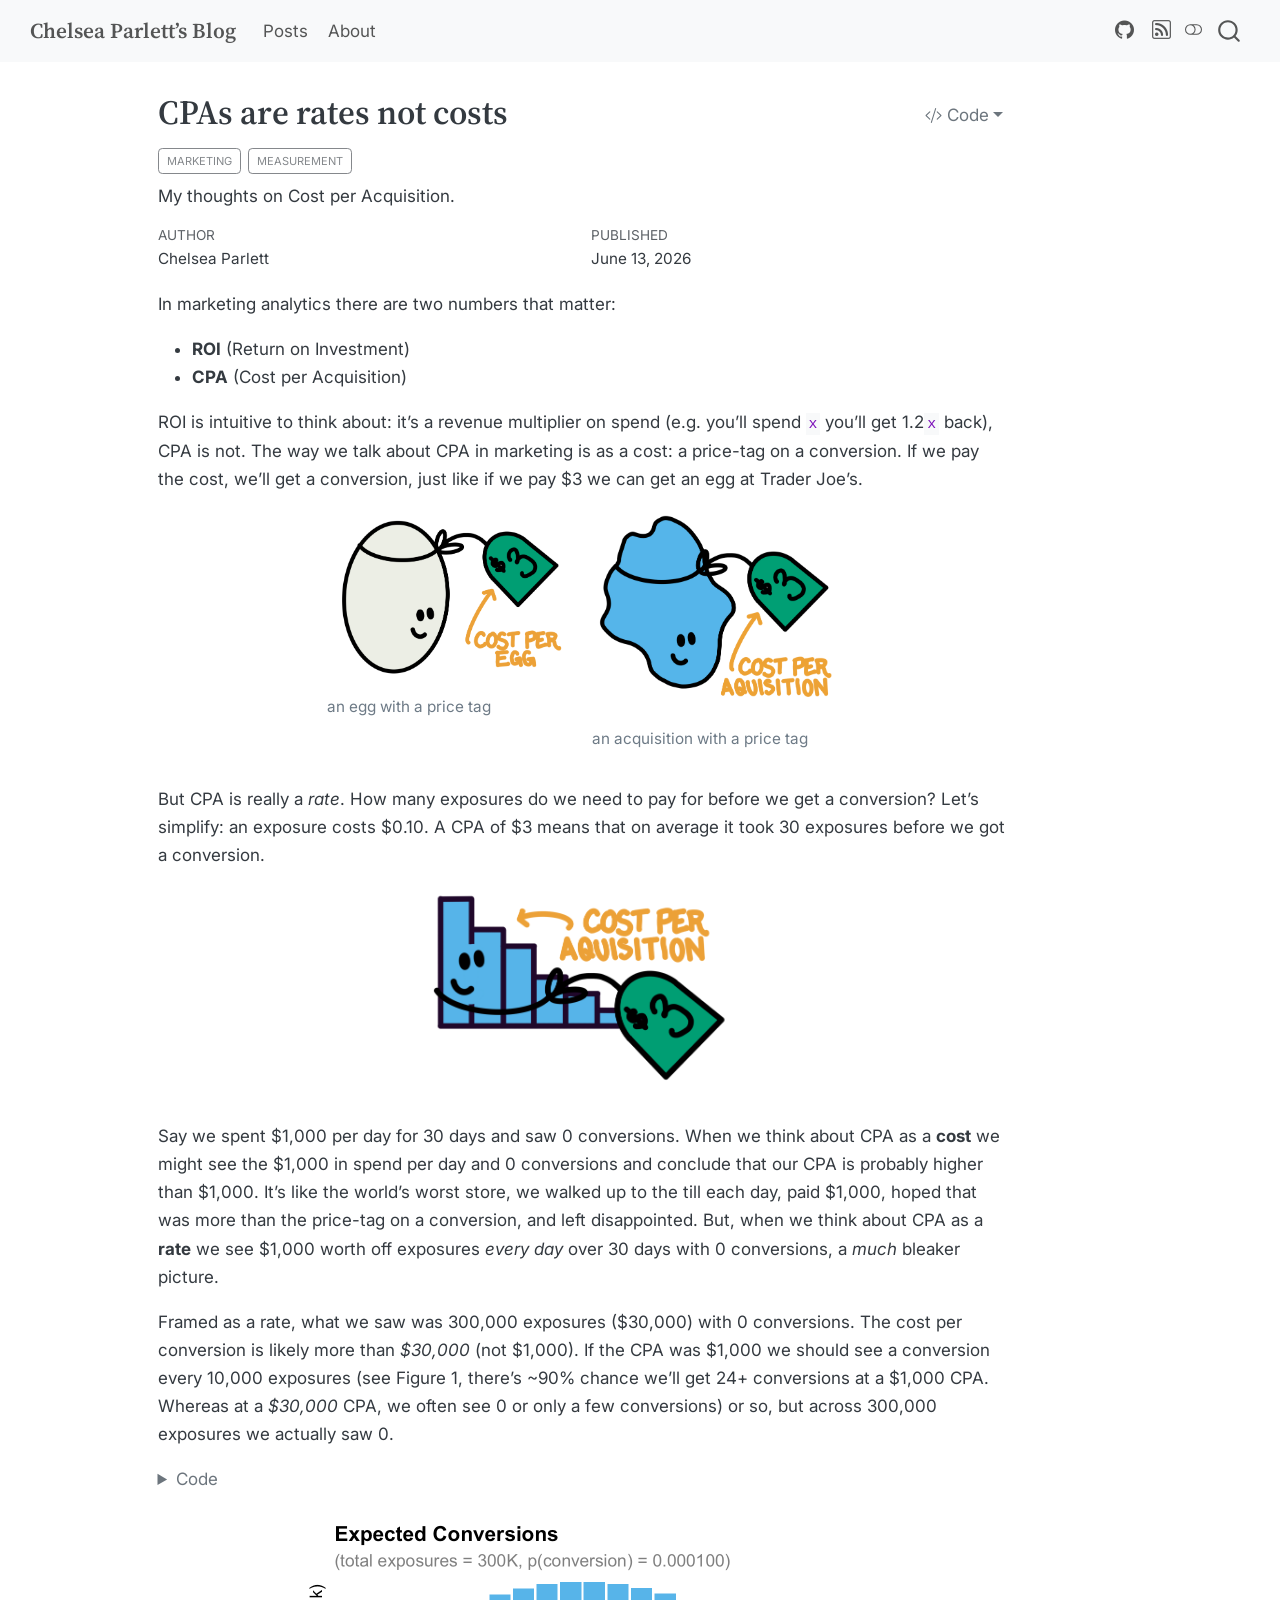
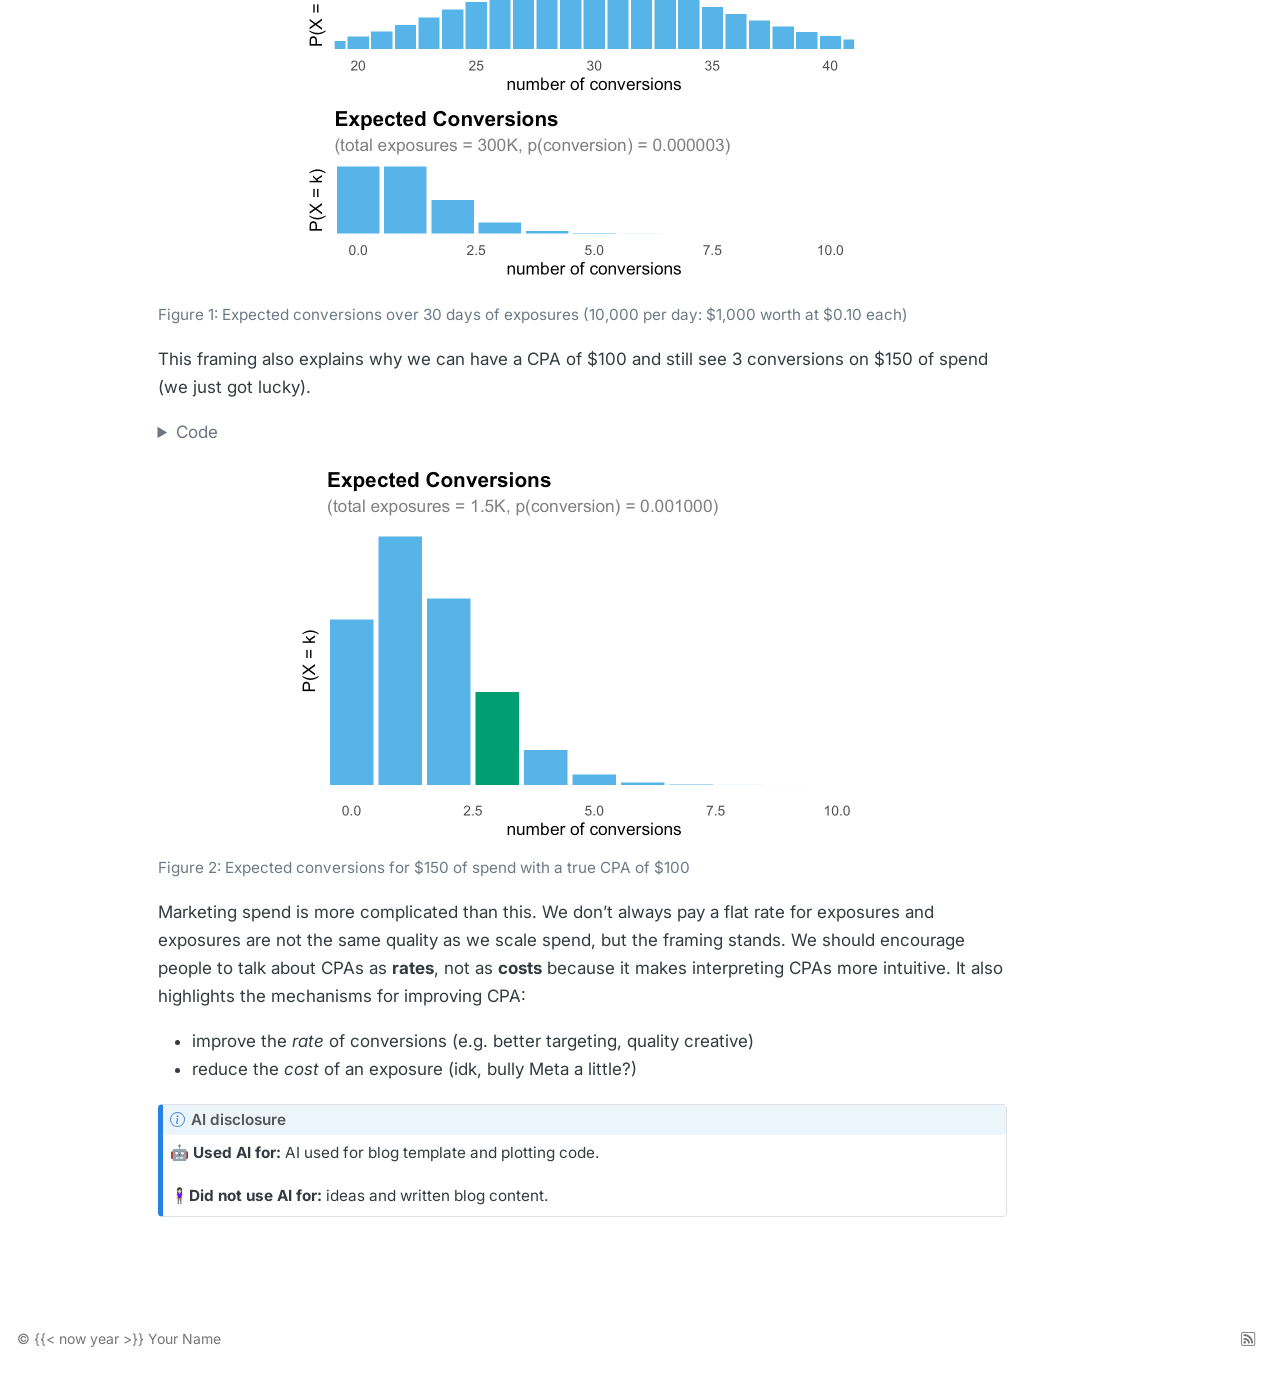
<file: docs/posts/2026-06-13-cpa/index.html>
<!DOCTYPE html>
<html xmlns="http://www.w3.org/1999/xhtml" lang="en" xml:lang="en"><head>

<meta charset="utf-8">
<meta name="generator" content="quarto-1.7.33">

<meta name="viewport" content="width=device-width, initial-scale=1.0, user-scalable=yes">

<meta name="author" content="Chelsea Parlett">
<meta name="dcterms.date" content="2026-06-13">
<meta name="description" content="My thoughts on Cost per Acquisition.">

<title>CPAs are rates not costs – Chelsea Parlett’s Blog</title>
<style>
code{white-space: pre-wrap;}
span.smallcaps{font-variant: small-caps;}
div.columns{display: flex; gap: min(4vw, 1.5em);}
div.column{flex: auto; overflow-x: auto;}
div.hanging-indent{margin-left: 1.5em; text-indent: -1.5em;}
ul.task-list{list-style: none;}
ul.task-list li input[type="checkbox"] {
  width: 0.8em;
  margin: 0 0.8em 0.2em -1em; /* quarto-specific, see https://github.com/quarto-dev/quarto-cli/issues/4556 */ 
  vertical-align: middle;
}
/* CSS for syntax highlighting */
html { -webkit-text-size-adjust: 100%; }
pre > code.sourceCode { white-space: pre; position: relative; }
pre > code.sourceCode > span { display: inline-block; line-height: 1.25; }
pre > code.sourceCode > span:empty { height: 1.2em; }
.sourceCode { overflow: visible; }
code.sourceCode > span { color: inherit; text-decoration: inherit; }
div.sourceCode { margin: 1em 0; }
pre.sourceCode { margin: 0; }
@media screen {
div.sourceCode { overflow: auto; }
}
@media print {
pre > code.sourceCode { white-space: pre-wrap; }
pre > code.sourceCode > span { text-indent: -5em; padding-left: 5em; }
}
pre.numberSource code
  { counter-reset: source-line 0; }
pre.numberSource code > span
  { position: relative; left: -4em; counter-increment: source-line; }
pre.numberSource code > span > a:first-child::before
  { content: counter(source-line);
    position: relative; left: -1em; text-align: right; vertical-align: baseline;
    border: none; display: inline-block;
    -webkit-touch-callout: none; -webkit-user-select: none;
    -khtml-user-select: none; -moz-user-select: none;
    -ms-user-select: none; user-select: none;
    padding: 0 4px; width: 4em;
  }
pre.numberSource { margin-left: 3em;  padding-left: 4px; }
div.sourceCode
  {   }
@media screen {
pre > code.sourceCode > span > a:first-child::before { text-decoration: underline; }
}
</style>


<script src="../../site_libs/quarto-nav/quarto-nav.js"></script>
<script src="../../site_libs/quarto-nav/headroom.min.js"></script>
<script src="../../site_libs/clipboard/clipboard.min.js"></script>
<script src="../../site_libs/quarto-search/autocomplete.umd.js"></script>
<script src="../../site_libs/quarto-search/fuse.min.js"></script>
<script src="../../site_libs/quarto-search/quarto-search.js"></script>
<meta name="quarto:offset" content="../../">
<script src="../../site_libs/quarto-html/quarto.js" type="module"></script>
<script src="../../site_libs/quarto-html/tabsets/tabsets.js" type="module"></script>
<script src="../../site_libs/quarto-html/popper.min.js"></script>
<script src="../../site_libs/quarto-html/tippy.umd.min.js"></script>
<script src="../../site_libs/quarto-html/anchor.min.js"></script>
<link href="../../site_libs/quarto-html/tippy.css" rel="stylesheet">
<link href="../../site_libs/quarto-html/quarto-syntax-highlighting-59898bd1c6b9d2bb783127feaa000c76.css" rel="stylesheet" class="quarto-color-scheme" id="quarto-text-highlighting-styles">
<link href="../../site_libs/quarto-html/quarto-syntax-highlighting-dark-d329e753491efaeac79c98c4b193a686.css" rel="stylesheet" class="quarto-color-scheme quarto-color-alternate" id="quarto-text-highlighting-styles">
<link href="../../site_libs/quarto-html/quarto-syntax-highlighting-59898bd1c6b9d2bb783127feaa000c76.css" rel="stylesheet" class="quarto-color-scheme-extra" id="quarto-text-highlighting-styles">
<script src="../../site_libs/bootstrap/bootstrap.min.js"></script>
<link href="../../site_libs/bootstrap/bootstrap-icons.css" rel="stylesheet">
<link href="../../site_libs/bootstrap/bootstrap-3fb32d8e5eb810f35914033a44e38000.min.css" rel="stylesheet" append-hash="true" class="quarto-color-scheme" id="quarto-bootstrap" data-mode="light">
<link href="../../site_libs/bootstrap/bootstrap-dark-bc5a96fab0b6ddd3ded71b1564d7704a.min.css" rel="stylesheet" append-hash="true" class="quarto-color-scheme quarto-color-alternate" id="quarto-bootstrap" data-mode="dark">
<link href="../../site_libs/bootstrap/bootstrap-3fb32d8e5eb810f35914033a44e38000.min.css" rel="stylesheet" append-hash="true" class="quarto-color-scheme-extra" id="quarto-bootstrap" data-mode="light">
<script id="quarto-search-options" type="application/json">{
  "location": "navbar",
  "copy-button": false,
  "collapse-after": 3,
  "panel-placement": "end",
  "type": "overlay",
  "limit": 50,
  "keyboard-shortcut": [
    "f",
    "/",
    "s"
  ],
  "show-item-context": false,
  "language": {
    "search-no-results-text": "No results",
    "search-matching-documents-text": "matching documents",
    "search-copy-link-title": "Copy link to search",
    "search-hide-matches-text": "Hide additional matches",
    "search-more-match-text": "more match in this document",
    "search-more-matches-text": "more matches in this document",
    "search-clear-button-title": "Clear",
    "search-text-placeholder": "",
    "search-detached-cancel-button-title": "Cancel",
    "search-submit-button-title": "Submit",
    "search-label": "Search"
  }
}</script>


<link rel="stylesheet" href="../../styles.css">
</head>

<body class="nav-fixed quarto-light"><script id="quarto-html-before-body" type="application/javascript">
    const toggleBodyColorMode = (bsSheetEl) => {
      const mode = bsSheetEl.getAttribute("data-mode");
      const bodyEl = window.document.querySelector("body");
      if (mode === "dark") {
        bodyEl.classList.add("quarto-dark");
        bodyEl.classList.remove("quarto-light");
      } else {
        bodyEl.classList.add("quarto-light");
        bodyEl.classList.remove("quarto-dark");
      }
    }
    const toggleBodyColorPrimary = () => {
      const bsSheetEl = window.document.querySelector("link#quarto-bootstrap:not([rel=disabled-stylesheet])");
      if (bsSheetEl) {
        toggleBodyColorMode(bsSheetEl);
      }
    }
    const setColorSchemeToggle = (alternate) => {
      const toggles = window.document.querySelectorAll('.quarto-color-scheme-toggle');
      for (let i=0; i < toggles.length; i++) {
        const toggle = toggles[i];
        if (toggle) {
          if (alternate) {
            toggle.classList.add("alternate");
          } else {
            toggle.classList.remove("alternate");
          }
        }
      }
    };
    const toggleColorMode = (alternate) => {
      // Switch the stylesheets
      const primaryStylesheets = window.document.querySelectorAll('link.quarto-color-scheme:not(.quarto-color-alternate)');
      const alternateStylesheets = window.document.querySelectorAll('link.quarto-color-scheme.quarto-color-alternate');
      manageTransitions('#quarto-margin-sidebar .nav-link', false);
      if (alternate) {
        // note: dark is layered on light, we don't disable primary!
        enableStylesheet(alternateStylesheets);
        for (const sheetNode of alternateStylesheets) {
          if (sheetNode.id === "quarto-bootstrap") {
            toggleBodyColorMode(sheetNode);
          }
        }
      } else {
        disableStylesheet(alternateStylesheets);
        enableStylesheet(primaryStylesheets)
        toggleBodyColorPrimary();
      }
      manageTransitions('#quarto-margin-sidebar .nav-link', true);
      // Switch the toggles
      setColorSchemeToggle(alternate)
      // Hack to workaround the fact that safari doesn't
      // properly recolor the scrollbar when toggling (#1455)
      if (navigator.userAgent.indexOf('Safari') > 0 && navigator.userAgent.indexOf('Chrome') == -1) {
        manageTransitions("body", false);
        window.scrollTo(0, 1);
        setTimeout(() => {
          window.scrollTo(0, 0);
          manageTransitions("body", true);
        }, 40);
      }
    }
    const disableStylesheet = (stylesheets) => {
      for (let i=0; i < stylesheets.length; i++) {
        const stylesheet = stylesheets[i];
        stylesheet.rel = 'disabled-stylesheet';
      }
    }
    const enableStylesheet = (stylesheets) => {
      for (let i=0; i < stylesheets.length; i++) {
        const stylesheet = stylesheets[i];
        if(stylesheet.rel !== 'stylesheet') { // for Chrome, which will still FOUC without this check
          stylesheet.rel = 'stylesheet';
        }
      }
    }
    const manageTransitions = (selector, allowTransitions) => {
      const els = window.document.querySelectorAll(selector);
      for (let i=0; i < els.length; i++) {
        const el = els[i];
        if (allowTransitions) {
          el.classList.remove('notransition');
        } else {
          el.classList.add('notransition');
        }
      }
    }
    const isFileUrl = () => {
      return window.location.protocol === 'file:';
    }
    const hasAlternateSentinel = () => {
      let styleSentinel = getColorSchemeSentinel();
      if (styleSentinel !== null) {
        return styleSentinel === "alternate";
      } else {
        return false;
      }
    }
    const setStyleSentinel = (alternate) => {
      const value = alternate ? "alternate" : "default";
      if (!isFileUrl()) {
        window.localStorage.setItem("quarto-color-scheme", value);
      } else {
        localAlternateSentinel = value;
      }
    }
    const getColorSchemeSentinel = () => {
      if (!isFileUrl()) {
        const storageValue = window.localStorage.getItem("quarto-color-scheme");
        return storageValue != null ? storageValue : localAlternateSentinel;
      } else {
        return localAlternateSentinel;
      }
    }
    const toggleGiscusIfUsed = (isAlternate, darkModeDefault) => {
      const baseTheme = document.querySelector('#giscus-base-theme')?.value ?? 'light';
      const alternateTheme = document.querySelector('#giscus-alt-theme')?.value ?? 'dark';
      let newTheme = '';
      if(authorPrefersDark) {
        newTheme = isAlternate ? baseTheme : alternateTheme;
      } else {
        newTheme = isAlternate ? alternateTheme : baseTheme;
      }
      const changeGiscusTheme = () => {
        // From: https://github.com/giscus/giscus/issues/336
        const sendMessage = (message) => {
          const iframe = document.querySelector('iframe.giscus-frame');
          if (!iframe) return;
          iframe.contentWindow.postMessage({ giscus: message }, 'https://giscus.app');
        }
        sendMessage({
          setConfig: {
            theme: newTheme
          }
        });
      }
      const isGiscussLoaded = window.document.querySelector('iframe.giscus-frame') !== null;
      if (isGiscussLoaded) {
        changeGiscusTheme();
      }
    };
    const authorPrefersDark = false;
    const darkModeDefault = authorPrefersDark;
      document.querySelector('link#quarto-text-highlighting-styles.quarto-color-scheme-extra').rel = 'disabled-stylesheet';
      document.querySelector('link#quarto-bootstrap.quarto-color-scheme-extra').rel = 'disabled-stylesheet';
    let localAlternateSentinel = darkModeDefault ? 'alternate' : 'default';
    // Dark / light mode switch
    window.quartoToggleColorScheme = () => {
      // Read the current dark / light value
      let toAlternate = !hasAlternateSentinel();
      toggleColorMode(toAlternate);
      setStyleSentinel(toAlternate);
      toggleGiscusIfUsed(toAlternate, darkModeDefault);
      window.dispatchEvent(new Event('resize'));
    };
    // Switch to dark mode if need be
    if (hasAlternateSentinel()) {
      toggleColorMode(true);
    } else {
      toggleColorMode(false);
    }
  </script>

<div id="quarto-search-results"></div>
  <header id="quarto-header" class="headroom fixed-top">
    <nav class="navbar navbar-expand-lg " data-bs-theme="dark">
      <div class="navbar-container container-fluid">
      <div class="navbar-brand-container mx-auto">
    <a class="navbar-brand" href="../../index.html">
    <span class="navbar-title">Chelsea Parlett’s Blog</span>
    </a>
  </div>
            <div id="quarto-search" class="" title="Search"></div>
          <button class="navbar-toggler" type="button" data-bs-toggle="collapse" data-bs-target="#navbarCollapse" aria-controls="navbarCollapse" role="menu" aria-expanded="false" aria-label="Toggle navigation" onclick="if (window.quartoToggleHeadroom) { window.quartoToggleHeadroom(); }">
  <span class="navbar-toggler-icon"></span>
</button>
          <div class="collapse navbar-collapse" id="navbarCollapse">
            <ul class="navbar-nav navbar-nav-scroll me-auto">
  <li class="nav-item">
    <a class="nav-link" href="../../index.html"> 
<span class="menu-text">Posts</span></a>
  </li>  
  <li class="nav-item">
    <a class="nav-link" href="../../about.html"> 
<span class="menu-text">About</span></a>
  </li>  
</ul>
            <ul class="navbar-nav navbar-nav-scroll ms-auto">
  <li class="nav-item compact">
    <a class="nav-link" href="https://github.com/chelseaparlett"> <i class="bi bi-github" role="img" aria-label="GitHub">
</i> 
<span class="menu-text"></span></a>
  </li>  
  <li class="nav-item compact">
    <a class="nav-link" href="../../index.xml"> <i class="bi bi-rss" role="img" aria-label="RSS">
</i> 
<span class="menu-text"></span></a>
  </li>  
</ul>
          </div> <!-- /navcollapse -->
            <div class="quarto-navbar-tools">
  <a href="" class="quarto-color-scheme-toggle quarto-navigation-tool  px-1" onclick="window.quartoToggleColorScheme(); return false;" title="Toggle dark mode"><i class="bi"></i></a>
</div>
      </div> <!-- /container-fluid -->
    </nav>
</header>
<!-- content -->
<div id="quarto-content" class="quarto-container page-columns page-rows-contents page-layout-article page-navbar">
<!-- sidebar -->
<!-- margin-sidebar -->
    <div id="quarto-margin-sidebar" class="sidebar margin-sidebar zindex-bottom">
        
    </div>
<!-- main -->
<main class="content" id="quarto-document-content">


<header id="title-block-header" class="quarto-title-block default">
<div class="quarto-title">
<div class="quarto-title-block"><div><h1 class="title">CPAs are rates not costs</h1><button type="button" class="btn code-tools-button dropdown-toggle" id="quarto-code-tools-menu" data-bs-toggle="dropdown" aria-expanded="false"><i class="bi"></i> Code</button><ul class="dropdown-menu dropdown-menu-end" aria-labelelledby="quarto-code-tools-menu"><li><a id="quarto-show-all-code" class="dropdown-item" href="javascript:void(0)" role="button">Show All Code</a></li><li><a id="quarto-hide-all-code" class="dropdown-item" href="javascript:void(0)" role="button">Hide All Code</a></li><li><hr class="dropdown-divider"></li><li><a id="quarto-view-source" class="dropdown-item" href="javascript:void(0)" role="button">View Source</a></li></ul></div></div>
  <div class="quarto-categories">
    <div class="quarto-category">marketing</div>
    <div class="quarto-category">measurement</div>
  </div>
  </div>

<div>
  <div class="description">
    My thoughts on Cost per Acquisition.
  </div>
</div>


<div class="quarto-title-meta">

    <div>
    <div class="quarto-title-meta-heading">Author</div>
    <div class="quarto-title-meta-contents">
             <p>Chelsea Parlett </p>
          </div>
  </div>
    
    <div>
    <div class="quarto-title-meta-heading">Published</div>
    <div class="quarto-title-meta-contents">
      <p class="date">June 13, 2026</p>
    </div>
  </div>
  
    
  </div>
  


</header>


<p>In marketing analytics there are two numbers that matter:</p>
<ul>
<li><strong>ROI</strong> (Return on Investment)</li>
<li><strong>CPA</strong> (Cost per Acquisition)</li>
</ul>
<p>ROI is intuitive to think about: it’s a revenue multiplier on spend (e.g.&nbsp;you’ll spend <code>x</code> you’ll get 1.2<code>x</code> back), CPA is not. The way we talk about CPA in marketing is as a cost: a price-tag on a conversion. If we pay the cost, we’ll get a conversion, just like if we pay $3 we can get an egg at Trader Joe’s.</p>
<div style="width: 60%; margin: 0 auto;">
<div class="quarto-layout-panel" data-layout="[30,30]">
<div class="quarto-layout-row">
<div class="quarto-layout-cell" style="flex-basis: 50.0%;justify-content: flex-start;">
<div class="quarto-figure quarto-figure-center">
<figure class="figure">
<p><img src="costperegg.png" class="img-fluid figure-img" width="423"></p>
<figcaption>an egg with a price tag</figcaption>
</figure>
</div>
</div>
<div class="quarto-layout-cell" style="flex-basis: 50.0%;justify-content: flex-start;">
<div class="quarto-figure quarto-figure-center">
<figure class="figure">
<p><img src="costperacquisition.png" class="img-fluid figure-img" width="394"></p>
<figcaption>an acquisition with a price tag</figcaption>
</figure>
</div>
</div>
</div>
</div>
</div>
<p>But CPA is really a <em>rate</em>. How many exposures do we need to pay for before we get a conversion? Let’s simplify: an exposure costs $0.10. A CPA of $3 means that on average it took 30 exposures before we got a conversion.</p>
<div class="quarto-figure quarto-figure-center">
<figure class="figure">
<p><img src="costperacquisitionrate.png" class="img-fluid quarto-figure quarto-figure-center figure-img" width="328"></p>
</figure>
</div>
<p>Say we spent $1,000 per day for 30 days and saw 0 conversions. When we think about CPA as a <strong>cost</strong> we might see the $1,000 in spend per day and 0 conversions and conclude that our CPA is probably higher than $1,000. It’s like the world’s worst store, we walked up to the till each day, paid $1,000, hoped that was more than the price-tag on a conversion, and left disappointed. But, when we think about CPA as a <strong>rate</strong> we see $1,000 worth off exposures <em>every day</em> over 30 days with 0 conversions, a <em>much</em> bleaker picture.</p>
<p>Framed as a rate, what we saw was 300,000 exposures ($30,000) with 0 conversions. The cost per conversion is likely more than <em>$30,000</em> (not $1,000). If the CPA was $1,000 we should see a conversion every 10,000 exposures (see Figure 1, there’s ~90% chance we’ll get 24+ conversions at a $1,000 CPA. Whereas at a <em>$30,000</em> CPA, we often see 0 or only a few conversions) or so, but across 300,000 exposures we actually saw 0.</p>
<div class="cell">
<details class="code-fold">
<summary>Code</summary>
<div class="sourceCode cell-code" id="cb1"><pre class="sourceCode r code-with-copy"><code class="sourceCode r"><span id="cb1-1"><a href="#cb1-1" aria-hidden="true" tabindex="-1"></a><span class="fu">library</span>(ggplot2)</span>
<span id="cb1-2"><a href="#cb1-2" aria-hidden="true" tabindex="-1"></a><span class="fu">library</span>(patchwork)</span>
<span id="cb1-3"><a href="#cb1-3" aria-hidden="true" tabindex="-1"></a></span>
<span id="cb1-4"><a href="#cb1-4" aria-hidden="true" tabindex="-1"></a>plot_binomial <span class="ot">&lt;-</span> <span class="cf">function</span>(n, p, min, max) {</span>
<span id="cb1-5"><a href="#cb1-5" aria-hidden="true" tabindex="-1"></a>  k <span class="ot">&lt;-</span> <span class="dv">0</span><span class="sc">:</span>n</span>
<span id="cb1-6"><a href="#cb1-6" aria-hidden="true" tabindex="-1"></a>  prob <span class="ot">&lt;-</span> <span class="fu">dbinom</span>(k, <span class="at">size =</span> n, <span class="at">prob =</span> p)</span>
<span id="cb1-7"><a href="#cb1-7" aria-hidden="true" tabindex="-1"></a>  </span>
<span id="cb1-8"><a href="#cb1-8" aria-hidden="true" tabindex="-1"></a>  df <span class="ot">&lt;-</span> <span class="fu">data.frame</span>(<span class="at">k =</span> k, <span class="at">prob =</span> prob)</span>
<span id="cb1-9"><a href="#cb1-9" aria-hidden="true" tabindex="-1"></a>  </span>
<span id="cb1-10"><a href="#cb1-10" aria-hidden="true" tabindex="-1"></a>  <span class="fu">ggplot</span>(df, <span class="fu">aes</span>(<span class="at">x =</span> k, <span class="at">y =</span> prob)) <span class="sc">+</span></span>
<span id="cb1-11"><a href="#cb1-11" aria-hidden="true" tabindex="-1"></a>    <span class="fu">geom_col</span>(<span class="at">fill =</span> <span class="st">"#56B4E9"</span>) <span class="sc">+</span></span>
<span id="cb1-12"><a href="#cb1-12" aria-hidden="true" tabindex="-1"></a>    <span class="fu">labs</span>(</span>
<span id="cb1-13"><a href="#cb1-13" aria-hidden="true" tabindex="-1"></a>      <span class="at">title =</span> <span class="st">"Expected Conversions"</span>,</span>
<span id="cb1-14"><a href="#cb1-14" aria-hidden="true" tabindex="-1"></a>      <span class="at">subtitle =</span> <span class="fu">sprintf</span>(<span class="st">"(total exposures = %.0fK, p(conversion) = %.6f)"</span>, n<span class="sc">/</span><span class="dv">1000</span>, p),</span>
<span id="cb1-15"><a href="#cb1-15" aria-hidden="true" tabindex="-1"></a>      <span class="at">x =</span> <span class="st">"number of conversions"</span>,</span>
<span id="cb1-16"><a href="#cb1-16" aria-hidden="true" tabindex="-1"></a>      <span class="at">y =</span> <span class="st">"P(X = k)"</span></span>
<span id="cb1-17"><a href="#cb1-17" aria-hidden="true" tabindex="-1"></a>    ) <span class="sc">+</span></span>
<span id="cb1-18"><a href="#cb1-18" aria-hidden="true" tabindex="-1"></a>    <span class="fu">theme_minimal</span>(<span class="at">base_size =</span> <span class="dv">13</span>) <span class="sc">+</span></span>
<span id="cb1-19"><a href="#cb1-19" aria-hidden="true" tabindex="-1"></a>    <span class="fu">theme</span>(</span>
<span id="cb1-20"><a href="#cb1-20" aria-hidden="true" tabindex="-1"></a>      <span class="at">panel.grid.major =</span> <span class="fu">element_blank</span>(),</span>
<span id="cb1-21"><a href="#cb1-21" aria-hidden="true" tabindex="-1"></a>      <span class="at">panel.grid.minor   =</span> <span class="fu">element_blank</span>(),</span>
<span id="cb1-22"><a href="#cb1-22" aria-hidden="true" tabindex="-1"></a>      <span class="at">plot.title         =</span> <span class="fu">element_text</span>(<span class="at">face =</span> <span class="st">"bold"</span>),</span>
<span id="cb1-23"><a href="#cb1-23" aria-hidden="true" tabindex="-1"></a>      <span class="at">plot.subtitle      =</span> <span class="fu">element_text</span>(<span class="at">color =</span> <span class="st">"grey50"</span>),</span>
<span id="cb1-24"><a href="#cb1-24" aria-hidden="true" tabindex="-1"></a>      <span class="at">axis.text.y =</span> <span class="fu">element_blank</span>(),</span>
<span id="cb1-25"><a href="#cb1-25" aria-hidden="true" tabindex="-1"></a>      <span class="at">axis.ticks.y =</span> <span class="fu">element_blank</span>()</span>
<span id="cb1-26"><a href="#cb1-26" aria-hidden="true" tabindex="-1"></a>    ) <span class="sc">+</span> </span>
<span id="cb1-27"><a href="#cb1-27" aria-hidden="true" tabindex="-1"></a>    <span class="fu">coord_cartesian</span>(<span class="at">xlim =</span> <span class="fu">c</span>(min, max))</span>
<span id="cb1-28"><a href="#cb1-28" aria-hidden="true" tabindex="-1"></a>}</span>
<span id="cb1-29"><a href="#cb1-29" aria-hidden="true" tabindex="-1"></a></span>
<span id="cb1-30"><a href="#cb1-30" aria-hidden="true" tabindex="-1"></a><span class="co"># example call</span></span>
<span id="cb1-31"><a href="#cb1-31" aria-hidden="true" tabindex="-1"></a>x <span class="ot">&lt;-</span> <span class="fu">plot_binomial</span>(<span class="at">n =</span> <span class="dv">300000</span>, <span class="at">p =</span> <span class="dv">1</span><span class="sc">/</span><span class="dv">10000</span>,<span class="dv">20</span>,<span class="dv">40</span>)</span>
<span id="cb1-32"><a href="#cb1-32" aria-hidden="true" tabindex="-1"></a>y <span class="ot">&lt;-</span> <span class="fu">plot_binomial</span>(<span class="at">n =</span> <span class="dv">300000</span>, <span class="at">p =</span> <span class="dv">1</span><span class="sc">/</span><span class="dv">300000</span>,<span class="dv">0</span>,<span class="dv">10</span>)</span>
<span id="cb1-33"><a href="#cb1-33" aria-hidden="true" tabindex="-1"></a>x<span class="sc">/</span>y</span></code><button title="Copy to Clipboard" class="code-copy-button"><i class="bi"></i></button></pre></div>
</details>
<div class="cell-output-display">
<div id="fig-binomial-1" class="quarto-float quarto-figure quarto-figure-center anchored">
<figure class="quarto-float quarto-float-fig figure">
<div aria-describedby="fig-binomial-1-caption-0ceaefa1-69ba-4598-a22c-09a6ac19f8ca">
<img src="index_files/figure-html/fig-binomial-1-1.png" class="img-fluid figure-img" width="576">
</div>
<figcaption class="quarto-float-caption-bottom quarto-float-caption quarto-float-fig" id="fig-binomial-1-caption-0ceaefa1-69ba-4598-a22c-09a6ac19f8ca">
Figure&nbsp;1: Expected conversions over 30 days of exposures (10,000 per day: $1,000 worth at $0.10 each)
</figcaption>
</figure>
</div>
</div>
</div>
<p>This framing also explains why we can have a CPA of $100 and still see 3 conversions on $150 of spend (we just got lucky).</p>
<div class="cell">
<details class="code-fold">
<summary>Code</summary>
<div class="sourceCode cell-code" id="cb2"><pre class="sourceCode r code-with-copy"><code class="sourceCode r"><span id="cb2-1"><a href="#cb2-1" aria-hidden="true" tabindex="-1"></a><span class="fu">library</span>(ggplot2)</span>
<span id="cb2-2"><a href="#cb2-2" aria-hidden="true" tabindex="-1"></a><span class="fu">library</span>(patchwork)</span>
<span id="cb2-3"><a href="#cb2-3" aria-hidden="true" tabindex="-1"></a></span>
<span id="cb2-4"><a href="#cb2-4" aria-hidden="true" tabindex="-1"></a>plot_binomial <span class="ot">&lt;-</span> <span class="cf">function</span>(n, p, min, max, <span class="at">hl =</span> <span class="dv">3</span>) {</span>
<span id="cb2-5"><a href="#cb2-5" aria-hidden="true" tabindex="-1"></a>  k <span class="ot">&lt;-</span> <span class="dv">0</span><span class="sc">:</span>n</span>
<span id="cb2-6"><a href="#cb2-6" aria-hidden="true" tabindex="-1"></a>  prob <span class="ot">&lt;-</span> <span class="fu">dbinom</span>(k, <span class="at">size =</span> n, <span class="at">prob =</span> p)</span>
<span id="cb2-7"><a href="#cb2-7" aria-hidden="true" tabindex="-1"></a>  </span>
<span id="cb2-8"><a href="#cb2-8" aria-hidden="true" tabindex="-1"></a>  df <span class="ot">&lt;-</span> <span class="fu">data.frame</span>(<span class="at">k =</span> k, <span class="at">prob =</span> prob)</span>
<span id="cb2-9"><a href="#cb2-9" aria-hidden="true" tabindex="-1"></a>  df<span class="sc">$</span>highlight <span class="ot">&lt;-</span> <span class="fu">ifelse</span>(k <span class="sc">==</span> hl, <span class="st">"yes"</span>, <span class="st">"no"</span>)</span>
<span id="cb2-10"><a href="#cb2-10" aria-hidden="true" tabindex="-1"></a>  </span>
<span id="cb2-11"><a href="#cb2-11" aria-hidden="true" tabindex="-1"></a>  <span class="fu">ggplot</span>(df, <span class="fu">aes</span>(<span class="at">x =</span> k, <span class="at">y =</span> prob, <span class="at">fill =</span> highlight)) <span class="sc">+</span></span>
<span id="cb2-12"><a href="#cb2-12" aria-hidden="true" tabindex="-1"></a>    <span class="fu">geom_col</span>() <span class="sc">+</span></span>
<span id="cb2-13"><a href="#cb2-13" aria-hidden="true" tabindex="-1"></a>      <span class="fu">scale_fill_manual</span>(<span class="at">values =</span> <span class="fu">c</span>(<span class="st">"yes"</span> <span class="ot">=</span> <span class="st">"#009E73"</span>, <span class="st">"no"</span> <span class="ot">=</span> <span class="st">"#56B4E9"</span>), <span class="at">guide =</span> <span class="st">"none"</span>) <span class="sc">+</span></span>
<span id="cb2-14"><a href="#cb2-14" aria-hidden="true" tabindex="-1"></a>    <span class="fu">labs</span>(</span>
<span id="cb2-15"><a href="#cb2-15" aria-hidden="true" tabindex="-1"></a>      <span class="at">title =</span> <span class="st">"Expected Conversions"</span>,</span>
<span id="cb2-16"><a href="#cb2-16" aria-hidden="true" tabindex="-1"></a>      <span class="at">subtitle =</span> <span class="fu">sprintf</span>(<span class="st">"(total exposures = %.1fK, p(conversion) = %.6f)"</span>, n<span class="sc">/</span><span class="dv">1000</span>, p),</span>
<span id="cb2-17"><a href="#cb2-17" aria-hidden="true" tabindex="-1"></a>      <span class="at">x =</span> <span class="st">"number of conversions"</span>,</span>
<span id="cb2-18"><a href="#cb2-18" aria-hidden="true" tabindex="-1"></a>      <span class="at">y =</span> <span class="st">"P(X = k)"</span></span>
<span id="cb2-19"><a href="#cb2-19" aria-hidden="true" tabindex="-1"></a>    ) <span class="sc">+</span></span>
<span id="cb2-20"><a href="#cb2-20" aria-hidden="true" tabindex="-1"></a>    <span class="fu">theme_minimal</span>(<span class="at">base_size =</span> <span class="dv">13</span>) <span class="sc">+</span></span>
<span id="cb2-21"><a href="#cb2-21" aria-hidden="true" tabindex="-1"></a>    <span class="fu">theme</span>(</span>
<span id="cb2-22"><a href="#cb2-22" aria-hidden="true" tabindex="-1"></a>      <span class="at">panel.grid.major =</span> <span class="fu">element_blank</span>(),</span>
<span id="cb2-23"><a href="#cb2-23" aria-hidden="true" tabindex="-1"></a>      <span class="at">panel.grid.minor   =</span> <span class="fu">element_blank</span>(),</span>
<span id="cb2-24"><a href="#cb2-24" aria-hidden="true" tabindex="-1"></a>      <span class="at">plot.title         =</span> <span class="fu">element_text</span>(<span class="at">face =</span> <span class="st">"bold"</span>),</span>
<span id="cb2-25"><a href="#cb2-25" aria-hidden="true" tabindex="-1"></a>      <span class="at">plot.subtitle      =</span> <span class="fu">element_text</span>(<span class="at">color =</span> <span class="st">"grey50"</span>),</span>
<span id="cb2-26"><a href="#cb2-26" aria-hidden="true" tabindex="-1"></a>      <span class="at">axis.text.y =</span> <span class="fu">element_blank</span>(),</span>
<span id="cb2-27"><a href="#cb2-27" aria-hidden="true" tabindex="-1"></a>      <span class="at">axis.ticks.y =</span> <span class="fu">element_blank</span>()</span>
<span id="cb2-28"><a href="#cb2-28" aria-hidden="true" tabindex="-1"></a>    ) <span class="sc">+</span> </span>
<span id="cb2-29"><a href="#cb2-29" aria-hidden="true" tabindex="-1"></a>    <span class="fu">coord_cartesian</span>(<span class="at">xlim =</span> <span class="fu">c</span>(min, max))</span>
<span id="cb2-30"><a href="#cb2-30" aria-hidden="true" tabindex="-1"></a>}</span>
<span id="cb2-31"><a href="#cb2-31" aria-hidden="true" tabindex="-1"></a></span>
<span id="cb2-32"><a href="#cb2-32" aria-hidden="true" tabindex="-1"></a><span class="co"># example call</span></span>
<span id="cb2-33"><a href="#cb2-33" aria-hidden="true" tabindex="-1"></a>x <span class="ot">&lt;-</span> <span class="fu">plot_binomial</span>(<span class="at">n =</span> <span class="dv">150</span><span class="sc">/</span><span class="fl">0.1</span>, <span class="co"># 0.10 per conversion</span></span>
<span id="cb2-34"><a href="#cb2-34" aria-hidden="true" tabindex="-1"></a>                   <span class="at">p =</span> <span class="dv">1</span><span class="sc">/</span>(<span class="dv">100</span><span class="sc">/</span><span class="fl">0.1</span>), <span class="co"># expect conversion every 100/0.1 exposures</span></span>
<span id="cb2-35"><a href="#cb2-35" aria-hidden="true" tabindex="-1"></a>                  <span class="dv">0</span>,<span class="dv">10</span>)</span>
<span id="cb2-36"><a href="#cb2-36" aria-hidden="true" tabindex="-1"></a>x</span></code><button title="Copy to Clipboard" class="code-copy-button"><i class="bi"></i></button></pre></div>
</details>
<div class="cell-output-display">
<div id="fig-binomial-2" class="quarto-float quarto-figure quarto-figure-center anchored">
<figure class="quarto-float quarto-float-fig figure">
<div aria-describedby="fig-binomial-2-caption-0ceaefa1-69ba-4598-a22c-09a6ac19f8ca">
<img src="index_files/figure-html/fig-binomial-2-1.png" class="img-fluid figure-img" width="576">
</div>
<figcaption class="quarto-float-caption-bottom quarto-float-caption quarto-float-fig" id="fig-binomial-2-caption-0ceaefa1-69ba-4598-a22c-09a6ac19f8ca">
Figure&nbsp;2: Expected conversions for $150 of spend with a true CPA of $100
</figcaption>
</figure>
</div>
</div>
</div>
<p>Marketing spend is more complicated than this. We don’t always pay a flat rate for exposures and exposures are not the same quality as we scale spend, but the framing stands. We should encourage people to talk about CPAs as <strong>rates</strong>, not as <strong>costs</strong> because it makes interpreting CPAs more intuitive. It also highlights the mechanisms for improving CPA:</p>
<ul>
<li>improve the <em>rate</em> of conversions (e.g.&nbsp;better targeting, quality creative)</li>
<li>reduce the <em>cost</em> of an exposure (idk, bully Meta a little?)</li>
</ul>
<div class="callout callout-style-default callout-note callout-titled" title="AI disclosure">
<div class="callout-header d-flex align-content-center">
<div class="callout-icon-container">
<i class="callout-icon"></i>
</div>
<div class="callout-title-container flex-fill">
AI disclosure
</div>
</div>
<div class="callout-body-container callout-body">
<p>🤖 <strong>Used AI for:</strong> AI used for blog template and plotting code.</p>
<p><strong>🧍🏻‍♀️Did not use AI for:</strong> ideas and written blog content.</p>
</div>
</div>


<!-- -->


</main> <!-- /main -->
<script id="quarto-html-after-body" type="application/javascript">
  window.document.addEventListener("DOMContentLoaded", function (event) {
    // Ensure there is a toggle, if there isn't float one in the top right
    if (window.document.querySelector('.quarto-color-scheme-toggle') === null) {
      const a = window.document.createElement('a');
      a.classList.add('top-right');
      a.classList.add('quarto-color-scheme-toggle');
      a.href = "";
      a.onclick = function() { try { window.quartoToggleColorScheme(); } catch {} return false; };
      const i = window.document.createElement("i");
      i.classList.add('bi');
      a.appendChild(i);
      window.document.body.appendChild(a);
    }
    setColorSchemeToggle(hasAlternateSentinel())
    const icon = "";
    const anchorJS = new window.AnchorJS();
    anchorJS.options = {
      placement: 'right',
      icon: icon
    };
    anchorJS.add('.anchored');
    const isCodeAnnotation = (el) => {
      for (const clz of el.classList) {
        if (clz.startsWith('code-annotation-')) {                     
          return true;
        }
      }
      return false;
    }
    const onCopySuccess = function(e) {
      // button target
      const button = e.trigger;
      // don't keep focus
      button.blur();
      // flash "checked"
      button.classList.add('code-copy-button-checked');
      var currentTitle = button.getAttribute("title");
      button.setAttribute("title", "Copied!");
      let tooltip;
      if (window.bootstrap) {
        button.setAttribute("data-bs-toggle", "tooltip");
        button.setAttribute("data-bs-placement", "left");
        button.setAttribute("data-bs-title", "Copied!");
        tooltip = new bootstrap.Tooltip(button, 
          { trigger: "manual", 
            customClass: "code-copy-button-tooltip",
            offset: [0, -8]});
        tooltip.show();    
      }
      setTimeout(function() {
        if (tooltip) {
          tooltip.hide();
          button.removeAttribute("data-bs-title");
          button.removeAttribute("data-bs-toggle");
          button.removeAttribute("data-bs-placement");
        }
        button.setAttribute("title", currentTitle);
        button.classList.remove('code-copy-button-checked');
      }, 1000);
      // clear code selection
      e.clearSelection();
    }
    const getTextToCopy = function(trigger) {
        const codeEl = trigger.previousElementSibling.cloneNode(true);
        for (const childEl of codeEl.children) {
          if (isCodeAnnotation(childEl)) {
            childEl.remove();
          }
        }
        return codeEl.innerText;
    }
    const clipboard = new window.ClipboardJS('.code-copy-button:not([data-in-quarto-modal])', {
      text: getTextToCopy
    });
    clipboard.on('success', onCopySuccess);
    if (window.document.getElementById('quarto-embedded-source-code-modal')) {
      const clipboardModal = new window.ClipboardJS('.code-copy-button[data-in-quarto-modal]', {
        text: getTextToCopy,
        container: window.document.getElementById('quarto-embedded-source-code-modal')
      });
      clipboardModal.on('success', onCopySuccess);
    }
    const viewSource = window.document.getElementById('quarto-view-source') ||
                       window.document.getElementById('quarto-code-tools-source');
    if (viewSource) {
      const sourceUrl = viewSource.getAttribute("data-quarto-source-url");
      viewSource.addEventListener("click", function(e) {
        if (sourceUrl) {
          // rstudio viewer pane
          if (/\bcapabilities=\b/.test(window.location)) {
            window.open(sourceUrl);
          } else {
            window.location.href = sourceUrl;
          }
        } else {
          const modal = new bootstrap.Modal(document.getElementById('quarto-embedded-source-code-modal'));
          modal.show();
        }
        return false;
      });
    }
    function toggleCodeHandler(show) {
      return function(e) {
        const detailsSrc = window.document.querySelectorAll(".cell > details > .sourceCode");
        for (let i=0; i<detailsSrc.length; i++) {
          const details = detailsSrc[i].parentElement;
          if (show) {
            details.open = true;
          } else {
            details.removeAttribute("open");
          }
        }
        const cellCodeDivs = window.document.querySelectorAll(".cell > .sourceCode");
        const fromCls = show ? "hidden" : "unhidden";
        const toCls = show ? "unhidden" : "hidden";
        for (let i=0; i<cellCodeDivs.length; i++) {
          const codeDiv = cellCodeDivs[i];
          if (codeDiv.classList.contains(fromCls)) {
            codeDiv.classList.remove(fromCls);
            codeDiv.classList.add(toCls);
          } 
        }
        return false;
      }
    }
    const hideAllCode = window.document.getElementById("quarto-hide-all-code");
    if (hideAllCode) {
      hideAllCode.addEventListener("click", toggleCodeHandler(false));
    }
    const showAllCode = window.document.getElementById("quarto-show-all-code");
    if (showAllCode) {
      showAllCode.addEventListener("click", toggleCodeHandler(true));
    }
      var localhostRegex = new RegExp(/^(?:http|https):\/\/localhost\:?[0-9]*\//);
      var mailtoRegex = new RegExp(/^mailto:/);
        var filterRegex = new RegExp("https:\/\/chelseaparlett\.github\.io\/your-repo\/");
      var isInternal = (href) => {
          return filterRegex.test(href) || localhostRegex.test(href) || mailtoRegex.test(href);
      }
      // Inspect non-navigation links and adorn them if external
     var links = window.document.querySelectorAll('a[href]:not(.nav-link):not(.navbar-brand):not(.toc-action):not(.sidebar-link):not(.sidebar-item-toggle):not(.pagination-link):not(.no-external):not([aria-hidden]):not(.dropdown-item):not(.quarto-navigation-tool):not(.about-link)');
      for (var i=0; i<links.length; i++) {
        const link = links[i];
        if (!isInternal(link.href)) {
          // undo the damage that might have been done by quarto-nav.js in the case of
          // links that we want to consider external
          if (link.dataset.originalHref !== undefined) {
            link.href = link.dataset.originalHref;
          }
        }
      }
    function tippyHover(el, contentFn, onTriggerFn, onUntriggerFn) {
      const config = {
        allowHTML: true,
        maxWidth: 500,
        delay: 100,
        arrow: false,
        appendTo: function(el) {
            return el.parentElement;
        },
        interactive: true,
        interactiveBorder: 10,
        theme: 'quarto',
        placement: 'bottom-start',
      };
      if (contentFn) {
        config.content = contentFn;
      }
      if (onTriggerFn) {
        config.onTrigger = onTriggerFn;
      }
      if (onUntriggerFn) {
        config.onUntrigger = onUntriggerFn;
      }
      window.tippy(el, config); 
    }
    const noterefs = window.document.querySelectorAll('a[role="doc-noteref"]');
    for (var i=0; i<noterefs.length; i++) {
      const ref = noterefs[i];
      tippyHover(ref, function() {
        // use id or data attribute instead here
        let href = ref.getAttribute('data-footnote-href') || ref.getAttribute('href');
        try { href = new URL(href).hash; } catch {}
        const id = href.replace(/^#\/?/, "");
        const note = window.document.getElementById(id);
        if (note) {
          return note.innerHTML;
        } else {
          return "";
        }
      });
    }
    const xrefs = window.document.querySelectorAll('a.quarto-xref');
    const processXRef = (id, note) => {
      // Strip column container classes
      const stripColumnClz = (el) => {
        el.classList.remove("page-full", "page-columns");
        if (el.children) {
          for (const child of el.children) {
            stripColumnClz(child);
          }
        }
      }
      stripColumnClz(note)
      if (id === null || id.startsWith('sec-')) {
        // Special case sections, only their first couple elements
        const container = document.createElement("div");
        if (note.children && note.children.length > 2) {
          container.appendChild(note.children[0].cloneNode(true));
          for (let i = 1; i < note.children.length; i++) {
            const child = note.children[i];
            if (child.tagName === "P" && child.innerText === "") {
              continue;
            } else {
              container.appendChild(child.cloneNode(true));
              break;
            }
          }
          if (window.Quarto?.typesetMath) {
            window.Quarto.typesetMath(container);
          }
          return container.innerHTML
        } else {
          if (window.Quarto?.typesetMath) {
            window.Quarto.typesetMath(note);
          }
          return note.innerHTML;
        }
      } else {
        // Remove any anchor links if they are present
        const anchorLink = note.querySelector('a.anchorjs-link');
        if (anchorLink) {
          anchorLink.remove();
        }
        if (window.Quarto?.typesetMath) {
          window.Quarto.typesetMath(note);
        }
        if (note.classList.contains("callout")) {
          return note.outerHTML;
        } else {
          return note.innerHTML;
        }
      }
    }
    for (var i=0; i<xrefs.length; i++) {
      const xref = xrefs[i];
      tippyHover(xref, undefined, function(instance) {
        instance.disable();
        let url = xref.getAttribute('href');
        let hash = undefined; 
        if (url.startsWith('#')) {
          hash = url;
        } else {
          try { hash = new URL(url).hash; } catch {}
        }
        if (hash) {
          const id = hash.replace(/^#\/?/, "");
          const note = window.document.getElementById(id);
          if (note !== null) {
            try {
              const html = processXRef(id, note.cloneNode(true));
              instance.setContent(html);
            } finally {
              instance.enable();
              instance.show();
            }
          } else {
            // See if we can fetch this
            fetch(url.split('#')[0])
            .then(res => res.text())
            .then(html => {
              const parser = new DOMParser();
              const htmlDoc = parser.parseFromString(html, "text/html");
              const note = htmlDoc.getElementById(id);
              if (note !== null) {
                const html = processXRef(id, note);
                instance.setContent(html);
              } 
            }).finally(() => {
              instance.enable();
              instance.show();
            });
          }
        } else {
          // See if we can fetch a full url (with no hash to target)
          // This is a special case and we should probably do some content thinning / targeting
          fetch(url)
          .then(res => res.text())
          .then(html => {
            const parser = new DOMParser();
            const htmlDoc = parser.parseFromString(html, "text/html");
            const note = htmlDoc.querySelector('main.content');
            if (note !== null) {
              // This should only happen for chapter cross references
              // (since there is no id in the URL)
              // remove the first header
              if (note.children.length > 0 && note.children[0].tagName === "HEADER") {
                note.children[0].remove();
              }
              const html = processXRef(null, note);
              instance.setContent(html);
            } 
          }).finally(() => {
            instance.enable();
            instance.show();
          });
        }
      }, function(instance) {
      });
    }
        let selectedAnnoteEl;
        const selectorForAnnotation = ( cell, annotation) => {
          let cellAttr = 'data-code-cell="' + cell + '"';
          let lineAttr = 'data-code-annotation="' +  annotation + '"';
          const selector = 'span[' + cellAttr + '][' + lineAttr + ']';
          return selector;
        }
        const selectCodeLines = (annoteEl) => {
          const doc = window.document;
          const targetCell = annoteEl.getAttribute("data-target-cell");
          const targetAnnotation = annoteEl.getAttribute("data-target-annotation");
          const annoteSpan = window.document.querySelector(selectorForAnnotation(targetCell, targetAnnotation));
          const lines = annoteSpan.getAttribute("data-code-lines").split(",");
          const lineIds = lines.map((line) => {
            return targetCell + "-" + line;
          })
          let top = null;
          let height = null;
          let parent = null;
          if (lineIds.length > 0) {
              //compute the position of the single el (top and bottom and make a div)
              const el = window.document.getElementById(lineIds[0]);
              top = el.offsetTop;
              height = el.offsetHeight;
              parent = el.parentElement.parentElement;
            if (lineIds.length > 1) {
              const lastEl = window.document.getElementById(lineIds[lineIds.length - 1]);
              const bottom = lastEl.offsetTop + lastEl.offsetHeight;
              height = bottom - top;
            }
            if (top !== null && height !== null && parent !== null) {
              // cook up a div (if necessary) and position it 
              let div = window.document.getElementById("code-annotation-line-highlight");
              if (div === null) {
                div = window.document.createElement("div");
                div.setAttribute("id", "code-annotation-line-highlight");
                div.style.position = 'absolute';
                parent.appendChild(div);
              }
              div.style.top = top - 2 + "px";
              div.style.height = height + 4 + "px";
              div.style.left = 0;
              let gutterDiv = window.document.getElementById("code-annotation-line-highlight-gutter");
              if (gutterDiv === null) {
                gutterDiv = window.document.createElement("div");
                gutterDiv.setAttribute("id", "code-annotation-line-highlight-gutter");
                gutterDiv.style.position = 'absolute';
                const codeCell = window.document.getElementById(targetCell);
                const gutter = codeCell.querySelector('.code-annotation-gutter');
                gutter.appendChild(gutterDiv);
              }
              gutterDiv.style.top = top - 2 + "px";
              gutterDiv.style.height = height + 4 + "px";
            }
            selectedAnnoteEl = annoteEl;
          }
        };
        const unselectCodeLines = () => {
          const elementsIds = ["code-annotation-line-highlight", "code-annotation-line-highlight-gutter"];
          elementsIds.forEach((elId) => {
            const div = window.document.getElementById(elId);
            if (div) {
              div.remove();
            }
          });
          selectedAnnoteEl = undefined;
        };
          // Handle positioning of the toggle
      window.addEventListener(
        "resize",
        throttle(() => {
          elRect = undefined;
          if (selectedAnnoteEl) {
            selectCodeLines(selectedAnnoteEl);
          }
        }, 10)
      );
      function throttle(fn, ms) {
      let throttle = false;
      let timer;
        return (...args) => {
          if(!throttle) { // first call gets through
              fn.apply(this, args);
              throttle = true;
          } else { // all the others get throttled
              if(timer) clearTimeout(timer); // cancel #2
              timer = setTimeout(() => {
                fn.apply(this, args);
                timer = throttle = false;
              }, ms);
          }
        };
      }
        // Attach click handler to the DT
        const annoteDls = window.document.querySelectorAll('dt[data-target-cell]');
        for (const annoteDlNode of annoteDls) {
          annoteDlNode.addEventListener('click', (event) => {
            const clickedEl = event.target;
            if (clickedEl !== selectedAnnoteEl) {
              unselectCodeLines();
              const activeEl = window.document.querySelector('dt[data-target-cell].code-annotation-active');
              if (activeEl) {
                activeEl.classList.remove('code-annotation-active');
              }
              selectCodeLines(clickedEl);
              clickedEl.classList.add('code-annotation-active');
            } else {
              // Unselect the line
              unselectCodeLines();
              clickedEl.classList.remove('code-annotation-active');
            }
          });
        }
    const findCites = (el) => {
      const parentEl = el.parentElement;
      if (parentEl) {
        const cites = parentEl.dataset.cites;
        if (cites) {
          return {
            el,
            cites: cites.split(' ')
          };
        } else {
          return findCites(el.parentElement)
        }
      } else {
        return undefined;
      }
    };
    var bibliorefs = window.document.querySelectorAll('a[role="doc-biblioref"]');
    for (var i=0; i<bibliorefs.length; i++) {
      const ref = bibliorefs[i];
      const citeInfo = findCites(ref);
      if (citeInfo) {
        tippyHover(citeInfo.el, function() {
          var popup = window.document.createElement('div');
          citeInfo.cites.forEach(function(cite) {
            var citeDiv = window.document.createElement('div');
            citeDiv.classList.add('hanging-indent');
            citeDiv.classList.add('csl-entry');
            var biblioDiv = window.document.getElementById('ref-' + cite);
            if (biblioDiv) {
              citeDiv.innerHTML = biblioDiv.innerHTML;
            }
            popup.appendChild(citeDiv);
          });
          return popup.innerHTML;
        });
      }
    }
  });
  </script><div class="modal fade" id="quarto-embedded-source-code-modal" tabindex="-1" aria-labelledby="quarto-embedded-source-code-modal-label" aria-hidden="true"><div class="modal-dialog modal-dialog-scrollable"><div class="modal-content"><div class="modal-header"><h5 class="modal-title" id="quarto-embedded-source-code-modal-label">Source Code</h5><button class="btn-close" data-bs-dismiss="modal"></button></div><div class="modal-body"><div class="">
<div class="sourceCode" id="cb3" data-shortcodes="false"><pre class="sourceCode markdown code-with-copy"><code class="sourceCode markdown"><span id="cb3-1"><a href="#cb3-1" aria-hidden="true" tabindex="-1"></a><span class="co">---</span></span>
<span id="cb3-2"><a href="#cb3-2" aria-hidden="true" tabindex="-1"></a><span class="an">title:</span><span class="co"> "CPAs are rates not costs"</span></span>
<span id="cb3-3"><a href="#cb3-3" aria-hidden="true" tabindex="-1"></a><span class="an">description:</span><span class="co"> "My thoughts on Cost per Acquisition."</span></span>
<span id="cb3-4"><a href="#cb3-4" aria-hidden="true" tabindex="-1"></a><span class="an">date:</span><span class="co"> 2026-06-13</span></span>
<span id="cb3-5"><a href="#cb3-5" aria-hidden="true" tabindex="-1"></a><span class="an">categories:</span><span class="co"> [marketing, measurement]</span></span>
<span id="cb3-6"><a href="#cb3-6" aria-hidden="true" tabindex="-1"></a><span class="co">---</span></span>
<span id="cb3-7"><a href="#cb3-7" aria-hidden="true" tabindex="-1"></a></span>
<span id="cb3-8"><a href="#cb3-8" aria-hidden="true" tabindex="-1"></a>In marketing analytics there are two numbers that matter:</span>
<span id="cb3-9"><a href="#cb3-9" aria-hidden="true" tabindex="-1"></a></span>
<span id="cb3-10"><a href="#cb3-10" aria-hidden="true" tabindex="-1"></a><span class="ss">-   </span>**ROI** (Return on Investment)</span>
<span id="cb3-11"><a href="#cb3-11" aria-hidden="true" tabindex="-1"></a><span class="ss">-   </span>**CPA** (Cost per Acquisition)</span>
<span id="cb3-12"><a href="#cb3-12" aria-hidden="true" tabindex="-1"></a></span>
<span id="cb3-13"><a href="#cb3-13" aria-hidden="true" tabindex="-1"></a>ROI is intuitive to think about: it's a revenue multiplier on spend (e.g. you'll spend <span class="in">`x`</span> you'll get 1.2<span class="in">`x`</span> back), CPA is not. The way we talk about CPA in marketing is as a cost: a price-tag on a conversion. If we pay the cost, we'll get a conversion, just like if we pay \$3 we can get an egg at Trader Joe's.</span>
<span id="cb3-14"><a href="#cb3-14" aria-hidden="true" tabindex="-1"></a></span>
<span id="cb3-15"><a href="#cb3-15" aria-hidden="true" tabindex="-1"></a>:::: {style="width: 60%; margin: 0 auto;"}</span>
<span id="cb3-16"><a href="#cb3-16" aria-hidden="true" tabindex="-1"></a>::: {layout="<span class="co">[</span><span class="ot">30,30</span><span class="co">]</span>"}</span>
<span id="cb3-17"><a href="#cb3-17" aria-hidden="true" tabindex="-1"></a><span class="al">![an egg with a price tag](costperegg.png)</span>{width="423"}</span>
<span id="cb3-18"><a href="#cb3-18" aria-hidden="true" tabindex="-1"></a></span>
<span id="cb3-19"><a href="#cb3-19" aria-hidden="true" tabindex="-1"></a><span class="al">![an acquisition with a price tag](costperacquisition.png)</span>{width="394"}</span>
<span id="cb3-20"><a href="#cb3-20" aria-hidden="true" tabindex="-1"></a>:::</span>
<span id="cb3-21"><a href="#cb3-21" aria-hidden="true" tabindex="-1"></a>::::</span>
<span id="cb3-22"><a href="#cb3-22" aria-hidden="true" tabindex="-1"></a></span>
<span id="cb3-23"><a href="#cb3-23" aria-hidden="true" tabindex="-1"></a>But CPA is really a *rate*. How many exposures do we need to pay for before we get a conversion? Let's simplify: an exposure costs \$0.10. A CPA of \$3 means that on average it took 30 exposures before we got a conversion.</span>
<span id="cb3-24"><a href="#cb3-24" aria-hidden="true" tabindex="-1"></a></span>
<span id="cb3-25"><a href="#cb3-25" aria-hidden="true" tabindex="-1"></a><span class="al">![](costperacquisitionrate.png)</span>{fig-align="center" width="328"}</span>
<span id="cb3-26"><a href="#cb3-26" aria-hidden="true" tabindex="-1"></a></span>
<span id="cb3-27"><a href="#cb3-27" aria-hidden="true" tabindex="-1"></a>Say we spent \$1,000 per day for 30 days and saw 0 conversions. When we think about CPA as a **cost** we might see the \$1,000 in spend per day and 0 conversions and conclude that our CPA is probably higher than \$1,000. It's like the world's worst store, we walked up to the till each day, paid \$1,000, hoped that was more than the price-tag on a conversion, and left disappointed. But, when we think about CPA as a **rate** we see \$1,000 worth off exposures *every day* over 30 days with 0 conversions, a *much* bleaker picture.</span>
<span id="cb3-28"><a href="#cb3-28" aria-hidden="true" tabindex="-1"></a></span>
<span id="cb3-29"><a href="#cb3-29" aria-hidden="true" tabindex="-1"></a>Framed as a rate, what we saw was 300,000 exposures (\$30,000) with 0 conversions. The cost per conversion is likely more than *\$30,000* (not \$1,000). If the CPA was \$1,000 we should see a conversion every 10,000 exposures (see Figure 1, there's \~90% chance we'll get 24+ conversions at a \$1,000 CPA. Whereas at a *\$30,000* CPA, we often see 0 or only a few conversions) or so, but across 300,000 exposures we actually saw 0.</span>
<span id="cb3-30"><a href="#cb3-30" aria-hidden="true" tabindex="-1"></a></span>
<span id="cb3-33"><a href="#cb3-33" aria-hidden="true" tabindex="-1"></a><span class="in">```{r}</span></span>
<span id="cb3-34"><a href="#cb3-34" aria-hidden="true" tabindex="-1"></a><span class="co">#| label: fig-binomial-1</span></span>
<span id="cb3-35"><a href="#cb3-35" aria-hidden="true" tabindex="-1"></a><span class="co">#| fig-cap: "Expected conversions over 30 days of exposures (10,000 per day: $1,000 worth at $0.10 each) "</span></span>
<span id="cb3-36"><a href="#cb3-36" aria-hidden="true" tabindex="-1"></a><span class="co">#| fig-width: 6</span></span>
<span id="cb3-37"><a href="#cb3-37" aria-hidden="true" tabindex="-1"></a><span class="co">#| fig-height: 4</span></span>
<span id="cb3-38"><a href="#cb3-38" aria-hidden="true" tabindex="-1"></a><span class="co">#| warning: false</span></span>
<span id="cb3-39"><a href="#cb3-39" aria-hidden="true" tabindex="-1"></a></span>
<span id="cb3-40"><a href="#cb3-40" aria-hidden="true" tabindex="-1"></a><span class="fu">library</span>(ggplot2)</span>
<span id="cb3-41"><a href="#cb3-41" aria-hidden="true" tabindex="-1"></a><span class="fu">library</span>(patchwork)</span>
<span id="cb3-42"><a href="#cb3-42" aria-hidden="true" tabindex="-1"></a></span>
<span id="cb3-43"><a href="#cb3-43" aria-hidden="true" tabindex="-1"></a>plot_binomial <span class="ot">&lt;-</span> <span class="cf">function</span>(n, p, min, max) {</span>
<span id="cb3-44"><a href="#cb3-44" aria-hidden="true" tabindex="-1"></a>  k <span class="ot">&lt;-</span> <span class="dv">0</span><span class="sc">:</span>n</span>
<span id="cb3-45"><a href="#cb3-45" aria-hidden="true" tabindex="-1"></a>  prob <span class="ot">&lt;-</span> <span class="fu">dbinom</span>(k, <span class="at">size =</span> n, <span class="at">prob =</span> p)</span>
<span id="cb3-46"><a href="#cb3-46" aria-hidden="true" tabindex="-1"></a>  </span>
<span id="cb3-47"><a href="#cb3-47" aria-hidden="true" tabindex="-1"></a>  df <span class="ot">&lt;-</span> <span class="fu">data.frame</span>(<span class="at">k =</span> k, <span class="at">prob =</span> prob)</span>
<span id="cb3-48"><a href="#cb3-48" aria-hidden="true" tabindex="-1"></a>  </span>
<span id="cb3-49"><a href="#cb3-49" aria-hidden="true" tabindex="-1"></a>  <span class="fu">ggplot</span>(df, <span class="fu">aes</span>(<span class="at">x =</span> k, <span class="at">y =</span> prob)) <span class="sc">+</span></span>
<span id="cb3-50"><a href="#cb3-50" aria-hidden="true" tabindex="-1"></a>    <span class="fu">geom_col</span>(<span class="at">fill =</span> <span class="st">"#56B4E9"</span>) <span class="sc">+</span></span>
<span id="cb3-51"><a href="#cb3-51" aria-hidden="true" tabindex="-1"></a>    <span class="fu">labs</span>(</span>
<span id="cb3-52"><a href="#cb3-52" aria-hidden="true" tabindex="-1"></a>      <span class="at">title =</span> <span class="st">"Expected Conversions"</span>,</span>
<span id="cb3-53"><a href="#cb3-53" aria-hidden="true" tabindex="-1"></a>      <span class="at">subtitle =</span> <span class="fu">sprintf</span>(<span class="st">"(total exposures = %.0fK, p(conversion) = %.6f)"</span>, n<span class="sc">/</span><span class="dv">1000</span>, p),</span>
<span id="cb3-54"><a href="#cb3-54" aria-hidden="true" tabindex="-1"></a>      <span class="at">x =</span> <span class="st">"number of conversions"</span>,</span>
<span id="cb3-55"><a href="#cb3-55" aria-hidden="true" tabindex="-1"></a>      <span class="at">y =</span> <span class="st">"P(X = k)"</span></span>
<span id="cb3-56"><a href="#cb3-56" aria-hidden="true" tabindex="-1"></a>    ) <span class="sc">+</span></span>
<span id="cb3-57"><a href="#cb3-57" aria-hidden="true" tabindex="-1"></a>    <span class="fu">theme_minimal</span>(<span class="at">base_size =</span> <span class="dv">13</span>) <span class="sc">+</span></span>
<span id="cb3-58"><a href="#cb3-58" aria-hidden="true" tabindex="-1"></a>    <span class="fu">theme</span>(</span>
<span id="cb3-59"><a href="#cb3-59" aria-hidden="true" tabindex="-1"></a>      <span class="at">panel.grid.major =</span> <span class="fu">element_blank</span>(),</span>
<span id="cb3-60"><a href="#cb3-60" aria-hidden="true" tabindex="-1"></a>      <span class="at">panel.grid.minor   =</span> <span class="fu">element_blank</span>(),</span>
<span id="cb3-61"><a href="#cb3-61" aria-hidden="true" tabindex="-1"></a>      <span class="at">plot.title         =</span> <span class="fu">element_text</span>(<span class="at">face =</span> <span class="st">"bold"</span>),</span>
<span id="cb3-62"><a href="#cb3-62" aria-hidden="true" tabindex="-1"></a>      <span class="at">plot.subtitle      =</span> <span class="fu">element_text</span>(<span class="at">color =</span> <span class="st">"grey50"</span>),</span>
<span id="cb3-63"><a href="#cb3-63" aria-hidden="true" tabindex="-1"></a>      <span class="at">axis.text.y =</span> <span class="fu">element_blank</span>(),</span>
<span id="cb3-64"><a href="#cb3-64" aria-hidden="true" tabindex="-1"></a>      <span class="at">axis.ticks.y =</span> <span class="fu">element_blank</span>()</span>
<span id="cb3-65"><a href="#cb3-65" aria-hidden="true" tabindex="-1"></a>    ) <span class="sc">+</span> </span>
<span id="cb3-66"><a href="#cb3-66" aria-hidden="true" tabindex="-1"></a>    <span class="fu">coord_cartesian</span>(<span class="at">xlim =</span> <span class="fu">c</span>(min, max))</span>
<span id="cb3-67"><a href="#cb3-67" aria-hidden="true" tabindex="-1"></a>}</span>
<span id="cb3-68"><a href="#cb3-68" aria-hidden="true" tabindex="-1"></a></span>
<span id="cb3-69"><a href="#cb3-69" aria-hidden="true" tabindex="-1"></a><span class="co"># example call</span></span>
<span id="cb3-70"><a href="#cb3-70" aria-hidden="true" tabindex="-1"></a>x <span class="ot">&lt;-</span> <span class="fu">plot_binomial</span>(<span class="at">n =</span> <span class="dv">300000</span>, <span class="at">p =</span> <span class="dv">1</span><span class="sc">/</span><span class="dv">10000</span>,<span class="dv">20</span>,<span class="dv">40</span>)</span>
<span id="cb3-71"><a href="#cb3-71" aria-hidden="true" tabindex="-1"></a>y <span class="ot">&lt;-</span> <span class="fu">plot_binomial</span>(<span class="at">n =</span> <span class="dv">300000</span>, <span class="at">p =</span> <span class="dv">1</span><span class="sc">/</span><span class="dv">300000</span>,<span class="dv">0</span>,<span class="dv">10</span>)</span>
<span id="cb3-72"><a href="#cb3-72" aria-hidden="true" tabindex="-1"></a>x<span class="sc">/</span>y</span>
<span id="cb3-73"><a href="#cb3-73" aria-hidden="true" tabindex="-1"></a><span class="in">```</span></span>
<span id="cb3-74"><a href="#cb3-74" aria-hidden="true" tabindex="-1"></a></span>
<span id="cb3-75"><a href="#cb3-75" aria-hidden="true" tabindex="-1"></a>This framing also explains why we can have a CPA of \$100 and still see 3 conversions on \$150 of spend (we just got lucky).</span>
<span id="cb3-76"><a href="#cb3-76" aria-hidden="true" tabindex="-1"></a></span>
<span id="cb3-79"><a href="#cb3-79" aria-hidden="true" tabindex="-1"></a><span class="in">```{r}</span></span>
<span id="cb3-80"><a href="#cb3-80" aria-hidden="true" tabindex="-1"></a><span class="co">#| label: fig-binomial-2</span></span>
<span id="cb3-81"><a href="#cb3-81" aria-hidden="true" tabindex="-1"></a><span class="co">#| fig-cap: "Expected conversions for $150 of spend with a true CPA of $100 "</span></span>
<span id="cb3-82"><a href="#cb3-82" aria-hidden="true" tabindex="-1"></a><span class="co">#| fig-width: 6</span></span>
<span id="cb3-83"><a href="#cb3-83" aria-hidden="true" tabindex="-1"></a><span class="co">#| fig-height: 4</span></span>
<span id="cb3-84"><a href="#cb3-84" aria-hidden="true" tabindex="-1"></a><span class="co">#| warning: false</span></span>
<span id="cb3-85"><a href="#cb3-85" aria-hidden="true" tabindex="-1"></a></span>
<span id="cb3-86"><a href="#cb3-86" aria-hidden="true" tabindex="-1"></a><span class="fu">library</span>(ggplot2)</span>
<span id="cb3-87"><a href="#cb3-87" aria-hidden="true" tabindex="-1"></a><span class="fu">library</span>(patchwork)</span>
<span id="cb3-88"><a href="#cb3-88" aria-hidden="true" tabindex="-1"></a></span>
<span id="cb3-89"><a href="#cb3-89" aria-hidden="true" tabindex="-1"></a>plot_binomial <span class="ot">&lt;-</span> <span class="cf">function</span>(n, p, min, max, <span class="at">hl =</span> <span class="dv">3</span>) {</span>
<span id="cb3-90"><a href="#cb3-90" aria-hidden="true" tabindex="-1"></a>  k <span class="ot">&lt;-</span> <span class="dv">0</span><span class="sc">:</span>n</span>
<span id="cb3-91"><a href="#cb3-91" aria-hidden="true" tabindex="-1"></a>  prob <span class="ot">&lt;-</span> <span class="fu">dbinom</span>(k, <span class="at">size =</span> n, <span class="at">prob =</span> p)</span>
<span id="cb3-92"><a href="#cb3-92" aria-hidden="true" tabindex="-1"></a>  </span>
<span id="cb3-93"><a href="#cb3-93" aria-hidden="true" tabindex="-1"></a>  df <span class="ot">&lt;-</span> <span class="fu">data.frame</span>(<span class="at">k =</span> k, <span class="at">prob =</span> prob)</span>
<span id="cb3-94"><a href="#cb3-94" aria-hidden="true" tabindex="-1"></a>  df<span class="sc">$</span>highlight <span class="ot">&lt;-</span> <span class="fu">ifelse</span>(k <span class="sc">==</span> hl, <span class="st">"yes"</span>, <span class="st">"no"</span>)</span>
<span id="cb3-95"><a href="#cb3-95" aria-hidden="true" tabindex="-1"></a>  </span>
<span id="cb3-96"><a href="#cb3-96" aria-hidden="true" tabindex="-1"></a>  <span class="fu">ggplot</span>(df, <span class="fu">aes</span>(<span class="at">x =</span> k, <span class="at">y =</span> prob, <span class="at">fill =</span> highlight)) <span class="sc">+</span></span>
<span id="cb3-97"><a href="#cb3-97" aria-hidden="true" tabindex="-1"></a>    <span class="fu">geom_col</span>() <span class="sc">+</span></span>
<span id="cb3-98"><a href="#cb3-98" aria-hidden="true" tabindex="-1"></a>      <span class="fu">scale_fill_manual</span>(<span class="at">values =</span> <span class="fu">c</span>(<span class="st">"yes"</span> <span class="ot">=</span> <span class="st">"#009E73"</span>, <span class="st">"no"</span> <span class="ot">=</span> <span class="st">"#56B4E9"</span>), <span class="at">guide =</span> <span class="st">"none"</span>) <span class="sc">+</span></span>
<span id="cb3-99"><a href="#cb3-99" aria-hidden="true" tabindex="-1"></a>    <span class="fu">labs</span>(</span>
<span id="cb3-100"><a href="#cb3-100" aria-hidden="true" tabindex="-1"></a>      <span class="at">title =</span> <span class="st">"Expected Conversions"</span>,</span>
<span id="cb3-101"><a href="#cb3-101" aria-hidden="true" tabindex="-1"></a>      <span class="at">subtitle =</span> <span class="fu">sprintf</span>(<span class="st">"(total exposures = %.1fK, p(conversion) = %.6f)"</span>, n<span class="sc">/</span><span class="dv">1000</span>, p),</span>
<span id="cb3-102"><a href="#cb3-102" aria-hidden="true" tabindex="-1"></a>      <span class="at">x =</span> <span class="st">"number of conversions"</span>,</span>
<span id="cb3-103"><a href="#cb3-103" aria-hidden="true" tabindex="-1"></a>      <span class="at">y =</span> <span class="st">"P(X = k)"</span></span>
<span id="cb3-104"><a href="#cb3-104" aria-hidden="true" tabindex="-1"></a>    ) <span class="sc">+</span></span>
<span id="cb3-105"><a href="#cb3-105" aria-hidden="true" tabindex="-1"></a>    <span class="fu">theme_minimal</span>(<span class="at">base_size =</span> <span class="dv">13</span>) <span class="sc">+</span></span>
<span id="cb3-106"><a href="#cb3-106" aria-hidden="true" tabindex="-1"></a>    <span class="fu">theme</span>(</span>
<span id="cb3-107"><a href="#cb3-107" aria-hidden="true" tabindex="-1"></a>      <span class="at">panel.grid.major =</span> <span class="fu">element_blank</span>(),</span>
<span id="cb3-108"><a href="#cb3-108" aria-hidden="true" tabindex="-1"></a>      <span class="at">panel.grid.minor   =</span> <span class="fu">element_blank</span>(),</span>
<span id="cb3-109"><a href="#cb3-109" aria-hidden="true" tabindex="-1"></a>      <span class="at">plot.title         =</span> <span class="fu">element_text</span>(<span class="at">face =</span> <span class="st">"bold"</span>),</span>
<span id="cb3-110"><a href="#cb3-110" aria-hidden="true" tabindex="-1"></a>      <span class="at">plot.subtitle      =</span> <span class="fu">element_text</span>(<span class="at">color =</span> <span class="st">"grey50"</span>),</span>
<span id="cb3-111"><a href="#cb3-111" aria-hidden="true" tabindex="-1"></a>      <span class="at">axis.text.y =</span> <span class="fu">element_blank</span>(),</span>
<span id="cb3-112"><a href="#cb3-112" aria-hidden="true" tabindex="-1"></a>      <span class="at">axis.ticks.y =</span> <span class="fu">element_blank</span>()</span>
<span id="cb3-113"><a href="#cb3-113" aria-hidden="true" tabindex="-1"></a>    ) <span class="sc">+</span> </span>
<span id="cb3-114"><a href="#cb3-114" aria-hidden="true" tabindex="-1"></a>    <span class="fu">coord_cartesian</span>(<span class="at">xlim =</span> <span class="fu">c</span>(min, max))</span>
<span id="cb3-115"><a href="#cb3-115" aria-hidden="true" tabindex="-1"></a>}</span>
<span id="cb3-116"><a href="#cb3-116" aria-hidden="true" tabindex="-1"></a></span>
<span id="cb3-117"><a href="#cb3-117" aria-hidden="true" tabindex="-1"></a><span class="co"># example call</span></span>
<span id="cb3-118"><a href="#cb3-118" aria-hidden="true" tabindex="-1"></a>x <span class="ot">&lt;-</span> <span class="fu">plot_binomial</span>(<span class="at">n =</span> <span class="dv">150</span><span class="sc">/</span><span class="fl">0.1</span>, <span class="co"># 0.10 per conversion</span></span>
<span id="cb3-119"><a href="#cb3-119" aria-hidden="true" tabindex="-1"></a>                   <span class="at">p =</span> <span class="dv">1</span><span class="sc">/</span>(<span class="dv">100</span><span class="sc">/</span><span class="fl">0.1</span>), <span class="co"># expect conversion every 100/0.1 exposures</span></span>
<span id="cb3-120"><a href="#cb3-120" aria-hidden="true" tabindex="-1"></a>                  <span class="dv">0</span>,<span class="dv">10</span>)</span>
<span id="cb3-121"><a href="#cb3-121" aria-hidden="true" tabindex="-1"></a>x</span>
<span id="cb3-122"><a href="#cb3-122" aria-hidden="true" tabindex="-1"></a><span class="in">```</span></span>
<span id="cb3-123"><a href="#cb3-123" aria-hidden="true" tabindex="-1"></a></span>
<span id="cb3-124"><a href="#cb3-124" aria-hidden="true" tabindex="-1"></a>Marketing spend is more complicated than this. We don't always pay a flat rate for exposures and exposures are not the same quality as we scale spend, but the framing stands. We should encourage people to talk about CPAs as **rates**, not as **costs** because it makes interpreting CPAs more intuitive. It also highlights the mechanisms for improving CPA:</span>
<span id="cb3-125"><a href="#cb3-125" aria-hidden="true" tabindex="-1"></a></span>
<span id="cb3-126"><a href="#cb3-126" aria-hidden="true" tabindex="-1"></a><span class="ss">-   </span>improve the *rate* of conversions (e.g. better targeting, quality creative)</span>
<span id="cb3-127"><a href="#cb3-127" aria-hidden="true" tabindex="-1"></a><span class="ss">-   </span>reduce the *cost* of an exposure (idk, bully Meta a little?)</span>
<span id="cb3-128"><a href="#cb3-128" aria-hidden="true" tabindex="-1"></a></span>
<span id="cb3-129"><a href="#cb3-129" aria-hidden="true" tabindex="-1"></a>::: {.callout-note title="AI disclosure"}</span>
<span id="cb3-130"><a href="#cb3-130" aria-hidden="true" tabindex="-1"></a>🤖 **Used AI for:** AI used for blog template and plotting code.</span>
<span id="cb3-131"><a href="#cb3-131" aria-hidden="true" tabindex="-1"></a></span>
<span id="cb3-132"><a href="#cb3-132" aria-hidden="true" tabindex="-1"></a>**🧍🏻‍♀️Did not use AI for:** ideas and written blog content.</span>
<span id="cb3-133"><a href="#cb3-133" aria-hidden="true" tabindex="-1"></a>:::</span>
</code><button title="Copy to Clipboard" class="code-copy-button" data-in-quarto-modal=""><i class="bi"></i></button></pre></div>
</div></div></div></div></div>
</div> <!-- /content -->
<footer class="footer">
  <div class="nav-footer">
    <div class="nav-footer-left">
<p>© {{&lt; now year &gt;}} Your Name</p>
</div>   
    <div class="nav-footer-center">
      &nbsp;
    </div>
    <div class="nav-footer-right">
      <ul class="footer-items list-unstyled">
    <li class="nav-item compact">
    <a class="nav-link" href="../../index.xml">
      <i class="bi bi-rss" role="img" aria-label="RSS">
</i> 
    </a>
  </li>  
</ul>
    </div>
  </div>
</footer>




</body></html>
</file>
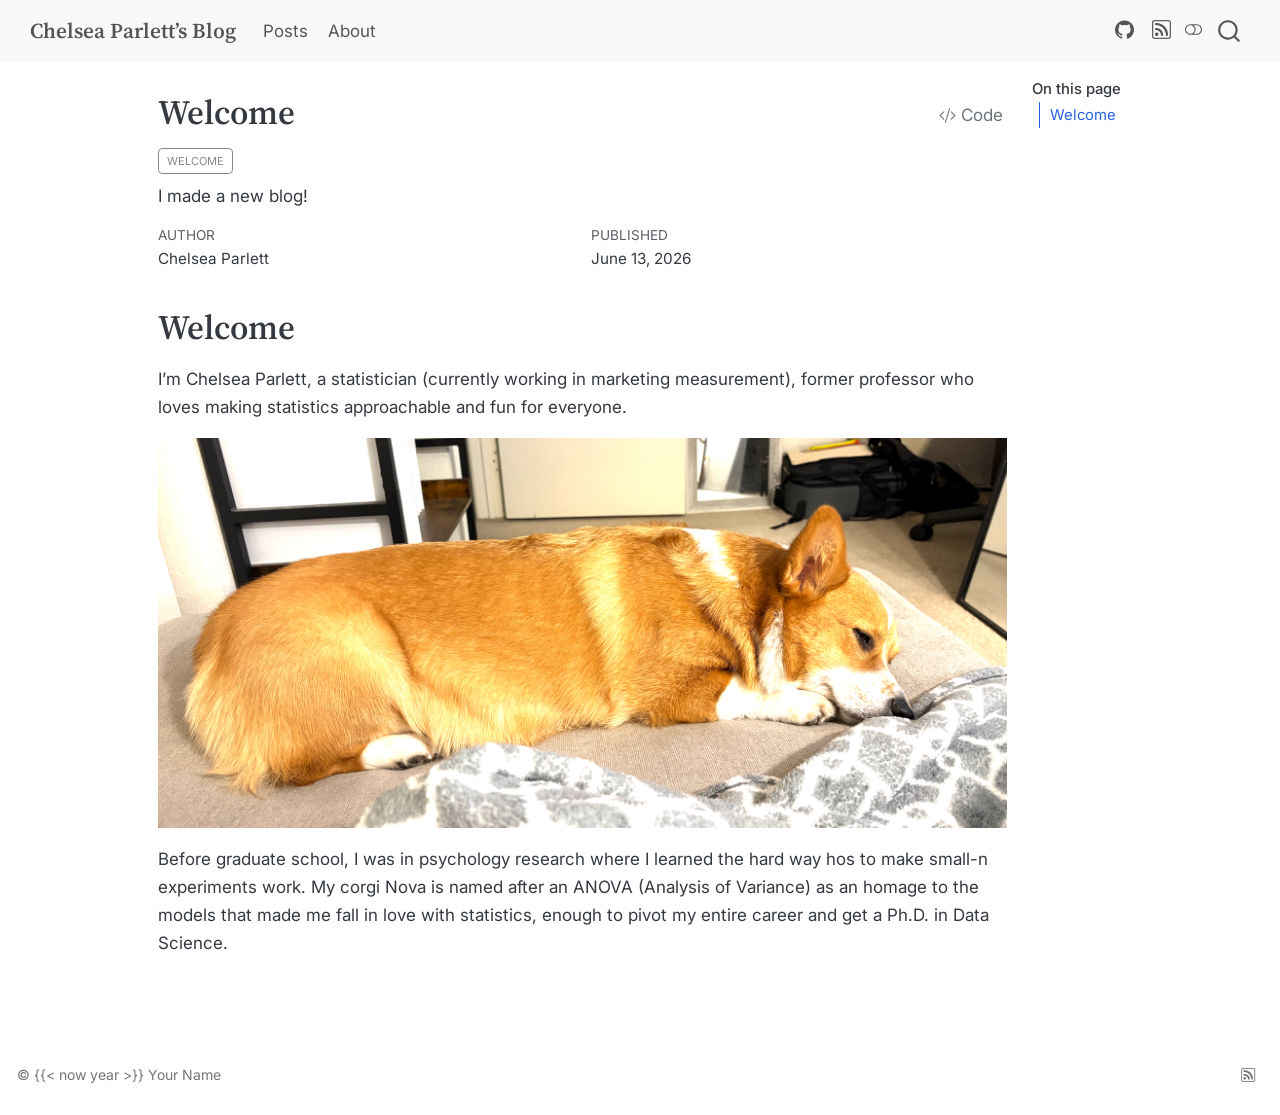
<file: docs/posts/2026-06-13-welcome/index.html>
<!DOCTYPE html>
<html xmlns="http://www.w3.org/1999/xhtml" lang="en" xml:lang="en"><head>

<meta charset="utf-8">
<meta name="generator" content="quarto-1.7.33">

<meta name="viewport" content="width=device-width, initial-scale=1.0, user-scalable=yes">

<meta name="author" content="Chelsea Parlett">
<meta name="dcterms.date" content="2026-06-13">
<meta name="description" content="I made a new blog!">

<title>Welcome – Chelsea Parlett's Blog</title>
<style>
code{white-space: pre-wrap;}
span.smallcaps{font-variant: small-caps;}
div.columns{display: flex; gap: min(4vw, 1.5em);}
div.column{flex: auto; overflow-x: auto;}
div.hanging-indent{margin-left: 1.5em; text-indent: -1.5em;}
ul.task-list{list-style: none;}
ul.task-list li input[type="checkbox"] {
  width: 0.8em;
  margin: 0 0.8em 0.2em -1em; /* quarto-specific, see https://github.com/quarto-dev/quarto-cli/issues/4556 */ 
  vertical-align: middle;
}
/* CSS for syntax highlighting */
html { -webkit-text-size-adjust: 100%; }
pre > code.sourceCode { white-space: pre; position: relative; }
pre > code.sourceCode > span { display: inline-block; line-height: 1.25; }
pre > code.sourceCode > span:empty { height: 1.2em; }
.sourceCode { overflow: visible; }
code.sourceCode > span { color: inherit; text-decoration: inherit; }
div.sourceCode { margin: 1em 0; }
pre.sourceCode { margin: 0; }
@media screen {
div.sourceCode { overflow: auto; }
}
@media print {
pre > code.sourceCode { white-space: pre-wrap; }
pre > code.sourceCode > span { text-indent: -5em; padding-left: 5em; }
}
pre.numberSource code
  { counter-reset: source-line 0; }
pre.numberSource code > span
  { position: relative; left: -4em; counter-increment: source-line; }
pre.numberSource code > span > a:first-child::before
  { content: counter(source-line);
    position: relative; left: -1em; text-align: right; vertical-align: baseline;
    border: none; display: inline-block;
    -webkit-touch-callout: none; -webkit-user-select: none;
    -khtml-user-select: none; -moz-user-select: none;
    -ms-user-select: none; user-select: none;
    padding: 0 4px; width: 4em;
  }
pre.numberSource { margin-left: 3em;  padding-left: 4px; }
div.sourceCode
  {   }
@media screen {
pre > code.sourceCode > span > a:first-child::before { text-decoration: underline; }
}
</style>


<script src="../../site_libs/quarto-nav/quarto-nav.js"></script>
<script src="../../site_libs/quarto-nav/headroom.min.js"></script>
<script src="../../site_libs/clipboard/clipboard.min.js"></script>
<script src="../../site_libs/quarto-search/autocomplete.umd.js"></script>
<script src="../../site_libs/quarto-search/fuse.min.js"></script>
<script src="../../site_libs/quarto-search/quarto-search.js"></script>
<meta name="quarto:offset" content="../../">
<script src="../../site_libs/quarto-html/quarto.js" type="module"></script>
<script src="../../site_libs/quarto-html/tabsets/tabsets.js" type="module"></script>
<script src="../../site_libs/quarto-html/popper.min.js"></script>
<script src="../../site_libs/quarto-html/tippy.umd.min.js"></script>
<script src="../../site_libs/quarto-html/anchor.min.js"></script>
<link href="../../site_libs/quarto-html/tippy.css" rel="stylesheet">
<link href="../../site_libs/quarto-html/quarto-syntax-highlighting-59898bd1c6b9d2bb783127feaa000c76.css" rel="stylesheet" class="quarto-color-scheme" id="quarto-text-highlighting-styles">
<link href="../../site_libs/quarto-html/quarto-syntax-highlighting-dark-d329e753491efaeac79c98c4b193a686.css" rel="stylesheet" class="quarto-color-scheme quarto-color-alternate" id="quarto-text-highlighting-styles">
<link href="../../site_libs/quarto-html/quarto-syntax-highlighting-59898bd1c6b9d2bb783127feaa000c76.css" rel="stylesheet" class="quarto-color-scheme-extra" id="quarto-text-highlighting-styles">
<script src="../../site_libs/bootstrap/bootstrap.min.js"></script>
<link href="../../site_libs/bootstrap/bootstrap-icons.css" rel="stylesheet">
<link href="../../site_libs/bootstrap/bootstrap-3fb32d8e5eb810f35914033a44e38000.min.css" rel="stylesheet" append-hash="true" class="quarto-color-scheme" id="quarto-bootstrap" data-mode="light">
<link href="../../site_libs/bootstrap/bootstrap-dark-bc5a96fab0b6ddd3ded71b1564d7704a.min.css" rel="stylesheet" append-hash="true" class="quarto-color-scheme quarto-color-alternate" id="quarto-bootstrap" data-mode="dark">
<link href="../../site_libs/bootstrap/bootstrap-3fb32d8e5eb810f35914033a44e38000.min.css" rel="stylesheet" append-hash="true" class="quarto-color-scheme-extra" id="quarto-bootstrap" data-mode="light">
<script id="quarto-search-options" type="application/json">{
  "location": "navbar",
  "copy-button": false,
  "collapse-after": 3,
  "panel-placement": "end",
  "type": "overlay",
  "limit": 50,
  "keyboard-shortcut": [
    "f",
    "/",
    "s"
  ],
  "show-item-context": false,
  "language": {
    "search-no-results-text": "No results",
    "search-matching-documents-text": "matching documents",
    "search-copy-link-title": "Copy link to search",
    "search-hide-matches-text": "Hide additional matches",
    "search-more-match-text": "more match in this document",
    "search-more-matches-text": "more matches in this document",
    "search-clear-button-title": "Clear",
    "search-text-placeholder": "",
    "search-detached-cancel-button-title": "Cancel",
    "search-submit-button-title": "Submit",
    "search-label": "Search"
  }
}</script>


<link rel="stylesheet" href="../../styles.css">
</head>

<body class="nav-fixed quarto-light"><script id="quarto-html-before-body" type="application/javascript">
    const toggleBodyColorMode = (bsSheetEl) => {
      const mode = bsSheetEl.getAttribute("data-mode");
      const bodyEl = window.document.querySelector("body");
      if (mode === "dark") {
        bodyEl.classList.add("quarto-dark");
        bodyEl.classList.remove("quarto-light");
      } else {
        bodyEl.classList.add("quarto-light");
        bodyEl.classList.remove("quarto-dark");
      }
    }
    const toggleBodyColorPrimary = () => {
      const bsSheetEl = window.document.querySelector("link#quarto-bootstrap:not([rel=disabled-stylesheet])");
      if (bsSheetEl) {
        toggleBodyColorMode(bsSheetEl);
      }
    }
    const setColorSchemeToggle = (alternate) => {
      const toggles = window.document.querySelectorAll('.quarto-color-scheme-toggle');
      for (let i=0; i < toggles.length; i++) {
        const toggle = toggles[i];
        if (toggle) {
          if (alternate) {
            toggle.classList.add("alternate");
          } else {
            toggle.classList.remove("alternate");
          }
        }
      }
    };
    const toggleColorMode = (alternate) => {
      // Switch the stylesheets
      const primaryStylesheets = window.document.querySelectorAll('link.quarto-color-scheme:not(.quarto-color-alternate)');
      const alternateStylesheets = window.document.querySelectorAll('link.quarto-color-scheme.quarto-color-alternate');
      manageTransitions('#quarto-margin-sidebar .nav-link', false);
      if (alternate) {
        // note: dark is layered on light, we don't disable primary!
        enableStylesheet(alternateStylesheets);
        for (const sheetNode of alternateStylesheets) {
          if (sheetNode.id === "quarto-bootstrap") {
            toggleBodyColorMode(sheetNode);
          }
        }
      } else {
        disableStylesheet(alternateStylesheets);
        enableStylesheet(primaryStylesheets)
        toggleBodyColorPrimary();
      }
      manageTransitions('#quarto-margin-sidebar .nav-link', true);
      // Switch the toggles
      setColorSchemeToggle(alternate)
      // Hack to workaround the fact that safari doesn't
      // properly recolor the scrollbar when toggling (#1455)
      if (navigator.userAgent.indexOf('Safari') > 0 && navigator.userAgent.indexOf('Chrome') == -1) {
        manageTransitions("body", false);
        window.scrollTo(0, 1);
        setTimeout(() => {
          window.scrollTo(0, 0);
          manageTransitions("body", true);
        }, 40);
      }
    }
    const disableStylesheet = (stylesheets) => {
      for (let i=0; i < stylesheets.length; i++) {
        const stylesheet = stylesheets[i];
        stylesheet.rel = 'disabled-stylesheet';
      }
    }
    const enableStylesheet = (stylesheets) => {
      for (let i=0; i < stylesheets.length; i++) {
        const stylesheet = stylesheets[i];
        if(stylesheet.rel !== 'stylesheet') { // for Chrome, which will still FOUC without this check
          stylesheet.rel = 'stylesheet';
        }
      }
    }
    const manageTransitions = (selector, allowTransitions) => {
      const els = window.document.querySelectorAll(selector);
      for (let i=0; i < els.length; i++) {
        const el = els[i];
        if (allowTransitions) {
          el.classList.remove('notransition');
        } else {
          el.classList.add('notransition');
        }
      }
    }
    const isFileUrl = () => {
      return window.location.protocol === 'file:';
    }
    const hasAlternateSentinel = () => {
      let styleSentinel = getColorSchemeSentinel();
      if (styleSentinel !== null) {
        return styleSentinel === "alternate";
      } else {
        return false;
      }
    }
    const setStyleSentinel = (alternate) => {
      const value = alternate ? "alternate" : "default";
      if (!isFileUrl()) {
        window.localStorage.setItem("quarto-color-scheme", value);
      } else {
        localAlternateSentinel = value;
      }
    }
    const getColorSchemeSentinel = () => {
      if (!isFileUrl()) {
        const storageValue = window.localStorage.getItem("quarto-color-scheme");
        return storageValue != null ? storageValue : localAlternateSentinel;
      } else {
        return localAlternateSentinel;
      }
    }
    const toggleGiscusIfUsed = (isAlternate, darkModeDefault) => {
      const baseTheme = document.querySelector('#giscus-base-theme')?.value ?? 'light';
      const alternateTheme = document.querySelector('#giscus-alt-theme')?.value ?? 'dark';
      let newTheme = '';
      if(authorPrefersDark) {
        newTheme = isAlternate ? baseTheme : alternateTheme;
      } else {
        newTheme = isAlternate ? alternateTheme : baseTheme;
      }
      const changeGiscusTheme = () => {
        // From: https://github.com/giscus/giscus/issues/336
        const sendMessage = (message) => {
          const iframe = document.querySelector('iframe.giscus-frame');
          if (!iframe) return;
          iframe.contentWindow.postMessage({ giscus: message }, 'https://giscus.app');
        }
        sendMessage({
          setConfig: {
            theme: newTheme
          }
        });
      }
      const isGiscussLoaded = window.document.querySelector('iframe.giscus-frame') !== null;
      if (isGiscussLoaded) {
        changeGiscusTheme();
      }
    };
    const authorPrefersDark = false;
    const darkModeDefault = authorPrefersDark;
      document.querySelector('link#quarto-text-highlighting-styles.quarto-color-scheme-extra').rel = 'disabled-stylesheet';
      document.querySelector('link#quarto-bootstrap.quarto-color-scheme-extra').rel = 'disabled-stylesheet';
    let localAlternateSentinel = darkModeDefault ? 'alternate' : 'default';
    // Dark / light mode switch
    window.quartoToggleColorScheme = () => {
      // Read the current dark / light value
      let toAlternate = !hasAlternateSentinel();
      toggleColorMode(toAlternate);
      setStyleSentinel(toAlternate);
      toggleGiscusIfUsed(toAlternate, darkModeDefault);
      window.dispatchEvent(new Event('resize'));
    };
    // Switch to dark mode if need be
    if (hasAlternateSentinel()) {
      toggleColorMode(true);
    } else {
      toggleColorMode(false);
    }
  </script>

<div id="quarto-search-results"></div>
  <header id="quarto-header" class="headroom fixed-top">
    <nav class="navbar navbar-expand-lg " data-bs-theme="dark">
      <div class="navbar-container container-fluid">
      <div class="navbar-brand-container mx-auto">
    <a class="navbar-brand" href="../../index.html">
    <span class="navbar-title">Chelsea Parlett’s Blog</span>
    </a>
  </div>
            <div id="quarto-search" class="" title="Search"></div>
          <button class="navbar-toggler" type="button" data-bs-toggle="collapse" data-bs-target="#navbarCollapse" aria-controls="navbarCollapse" role="menu" aria-expanded="false" aria-label="Toggle navigation" onclick="if (window.quartoToggleHeadroom) { window.quartoToggleHeadroom(); }">
  <span class="navbar-toggler-icon"></span>
</button>
          <div class="collapse navbar-collapse" id="navbarCollapse">
            <ul class="navbar-nav navbar-nav-scroll me-auto">
  <li class="nav-item">
    <a class="nav-link" href="../../index.html"> 
<span class="menu-text">Posts</span></a>
  </li>  
  <li class="nav-item">
    <a class="nav-link" href="../../about.html"> 
<span class="menu-text">About</span></a>
  </li>  
</ul>
            <ul class="navbar-nav navbar-nav-scroll ms-auto">
  <li class="nav-item compact">
    <a class="nav-link" href="https://github.com/chelseaparlett"> <i class="bi bi-github" role="img" aria-label="GitHub">
</i> 
<span class="menu-text"></span></a>
  </li>  
  <li class="nav-item compact">
    <a class="nav-link" href="../../index.xml"> <i class="bi bi-rss" role="img" aria-label="RSS">
</i> 
<span class="menu-text"></span></a>
  </li>  
</ul>
          </div> <!-- /navcollapse -->
            <div class="quarto-navbar-tools">
  <a href="" class="quarto-color-scheme-toggle quarto-navigation-tool  px-1" onclick="window.quartoToggleColorScheme(); return false;" title="Toggle dark mode"><i class="bi"></i></a>
</div>
      </div> <!-- /container-fluid -->
    </nav>
</header>
<!-- content -->
<div id="quarto-content" class="quarto-container page-columns page-rows-contents page-layout-article page-navbar">
<!-- sidebar -->
<!-- margin-sidebar -->
    <div id="quarto-margin-sidebar" class="sidebar margin-sidebar">
        <nav id="TOC" role="doc-toc" class="toc-active">
    <h2 id="toc-title">On this page</h2>
   
  <ul>
  <li><a href="#welcome" id="toc-welcome" class="nav-link active" data-scroll-target="#welcome">Welcome</a></li>
  </ul>
</nav>
    </div>
<!-- main -->
<main class="content" id="quarto-document-content">


<header id="title-block-header" class="quarto-title-block default">
<div class="quarto-title">
<div class="quarto-title-block"><div><h1 class="title">Welcome</h1><button type="button" class="btn code-tools-button" id="quarto-code-tools-source"><i class="bi"></i> Code</button></div></div>
  <div class="quarto-categories">
    <div class="quarto-category">welcome</div>
  </div>
  </div>

<div>
  <div class="description">
    I made a new blog!
  </div>
</div>


<div class="quarto-title-meta">

    <div>
    <div class="quarto-title-meta-heading">Author</div>
    <div class="quarto-title-meta-contents">
             <p>Chelsea Parlett </p>
          </div>
  </div>
    
    <div>
    <div class="quarto-title-meta-heading">Published</div>
    <div class="quarto-title-meta-contents">
      <p class="date">June 13, 2026</p>
    </div>
  </div>
  
    
  </div>
  


</header>


<section id="welcome" class="level1">
<h1>Welcome</h1>
<p>I’m Chelsea Parlett, a statistician (currently working in marketing measurement), former professor who loves making statistics approachable and fun for everyone.</p>
<p><img src="nova.png" class="img-fluid"></p>
<p>Before graduate school, I was in psychology research where I learned the hard way hos to make small-n experiments work. My corgi Nova is named after an ANOVA (Analysis of Variance) as an homage to the models that made me fall in love with statistics, enough to pivot my entire career and get a Ph.D.&nbsp;in Data Science.</p>


<!-- -->

</section>

</main> <!-- /main -->
<script id="quarto-html-after-body" type="application/javascript">
  window.document.addEventListener("DOMContentLoaded", function (event) {
    // Ensure there is a toggle, if there isn't float one in the top right
    if (window.document.querySelector('.quarto-color-scheme-toggle') === null) {
      const a = window.document.createElement('a');
      a.classList.add('top-right');
      a.classList.add('quarto-color-scheme-toggle');
      a.href = "";
      a.onclick = function() { try { window.quartoToggleColorScheme(); } catch {} return false; };
      const i = window.document.createElement("i");
      i.classList.add('bi');
      a.appendChild(i);
      window.document.body.appendChild(a);
    }
    setColorSchemeToggle(hasAlternateSentinel())
    const icon = "";
    const anchorJS = new window.AnchorJS();
    anchorJS.options = {
      placement: 'right',
      icon: icon
    };
    anchorJS.add('.anchored');
    const isCodeAnnotation = (el) => {
      for (const clz of el.classList) {
        if (clz.startsWith('code-annotation-')) {                     
          return true;
        }
      }
      return false;
    }
    const onCopySuccess = function(e) {
      // button target
      const button = e.trigger;
      // don't keep focus
      button.blur();
      // flash "checked"
      button.classList.add('code-copy-button-checked');
      var currentTitle = button.getAttribute("title");
      button.setAttribute("title", "Copied!");
      let tooltip;
      if (window.bootstrap) {
        button.setAttribute("data-bs-toggle", "tooltip");
        button.setAttribute("data-bs-placement", "left");
        button.setAttribute("data-bs-title", "Copied!");
        tooltip = new bootstrap.Tooltip(button, 
          { trigger: "manual", 
            customClass: "code-copy-button-tooltip",
            offset: [0, -8]});
        tooltip.show();    
      }
      setTimeout(function() {
        if (tooltip) {
          tooltip.hide();
          button.removeAttribute("data-bs-title");
          button.removeAttribute("data-bs-toggle");
          button.removeAttribute("data-bs-placement");
        }
        button.setAttribute("title", currentTitle);
        button.classList.remove('code-copy-button-checked');
      }, 1000);
      // clear code selection
      e.clearSelection();
    }
    const getTextToCopy = function(trigger) {
        const codeEl = trigger.previousElementSibling.cloneNode(true);
        for (const childEl of codeEl.children) {
          if (isCodeAnnotation(childEl)) {
            childEl.remove();
          }
        }
        return codeEl.innerText;
    }
    const clipboard = new window.ClipboardJS('.code-copy-button:not([data-in-quarto-modal])', {
      text: getTextToCopy
    });
    clipboard.on('success', onCopySuccess);
    if (window.document.getElementById('quarto-embedded-source-code-modal')) {
      const clipboardModal = new window.ClipboardJS('.code-copy-button[data-in-quarto-modal]', {
        text: getTextToCopy,
        container: window.document.getElementById('quarto-embedded-source-code-modal')
      });
      clipboardModal.on('success', onCopySuccess);
    }
    const viewSource = window.document.getElementById('quarto-view-source') ||
                       window.document.getElementById('quarto-code-tools-source');
    if (viewSource) {
      const sourceUrl = viewSource.getAttribute("data-quarto-source-url");
      viewSource.addEventListener("click", function(e) {
        if (sourceUrl) {
          // rstudio viewer pane
          if (/\bcapabilities=\b/.test(window.location)) {
            window.open(sourceUrl);
          } else {
            window.location.href = sourceUrl;
          }
        } else {
          const modal = new bootstrap.Modal(document.getElementById('quarto-embedded-source-code-modal'));
          modal.show();
        }
        return false;
      });
    }
    function toggleCodeHandler(show) {
      return function(e) {
        const detailsSrc = window.document.querySelectorAll(".cell > details > .sourceCode");
        for (let i=0; i<detailsSrc.length; i++) {
          const details = detailsSrc[i].parentElement;
          if (show) {
            details.open = true;
          } else {
            details.removeAttribute("open");
          }
        }
        const cellCodeDivs = window.document.querySelectorAll(".cell > .sourceCode");
        const fromCls = show ? "hidden" : "unhidden";
        const toCls = show ? "unhidden" : "hidden";
        for (let i=0; i<cellCodeDivs.length; i++) {
          const codeDiv = cellCodeDivs[i];
          if (codeDiv.classList.contains(fromCls)) {
            codeDiv.classList.remove(fromCls);
            codeDiv.classList.add(toCls);
          } 
        }
        return false;
      }
    }
    const hideAllCode = window.document.getElementById("quarto-hide-all-code");
    if (hideAllCode) {
      hideAllCode.addEventListener("click", toggleCodeHandler(false));
    }
    const showAllCode = window.document.getElementById("quarto-show-all-code");
    if (showAllCode) {
      showAllCode.addEventListener("click", toggleCodeHandler(true));
    }
      var localhostRegex = new RegExp(/^(?:http|https):\/\/localhost\:?[0-9]*\//);
      var mailtoRegex = new RegExp(/^mailto:/);
        var filterRegex = new RegExp("https:\/\/chelseaparlett\.github\.io\/your-repo\/");
      var isInternal = (href) => {
          return filterRegex.test(href) || localhostRegex.test(href) || mailtoRegex.test(href);
      }
      // Inspect non-navigation links and adorn them if external
     var links = window.document.querySelectorAll('a[href]:not(.nav-link):not(.navbar-brand):not(.toc-action):not(.sidebar-link):not(.sidebar-item-toggle):not(.pagination-link):not(.no-external):not([aria-hidden]):not(.dropdown-item):not(.quarto-navigation-tool):not(.about-link)');
      for (var i=0; i<links.length; i++) {
        const link = links[i];
        if (!isInternal(link.href)) {
          // undo the damage that might have been done by quarto-nav.js in the case of
          // links that we want to consider external
          if (link.dataset.originalHref !== undefined) {
            link.href = link.dataset.originalHref;
          }
        }
      }
    function tippyHover(el, contentFn, onTriggerFn, onUntriggerFn) {
      const config = {
        allowHTML: true,
        maxWidth: 500,
        delay: 100,
        arrow: false,
        appendTo: function(el) {
            return el.parentElement;
        },
        interactive: true,
        interactiveBorder: 10,
        theme: 'quarto',
        placement: 'bottom-start',
      };
      if (contentFn) {
        config.content = contentFn;
      }
      if (onTriggerFn) {
        config.onTrigger = onTriggerFn;
      }
      if (onUntriggerFn) {
        config.onUntrigger = onUntriggerFn;
      }
      window.tippy(el, config); 
    }
    const noterefs = window.document.querySelectorAll('a[role="doc-noteref"]');
    for (var i=0; i<noterefs.length; i++) {
      const ref = noterefs[i];
      tippyHover(ref, function() {
        // use id or data attribute instead here
        let href = ref.getAttribute('data-footnote-href') || ref.getAttribute('href');
        try { href = new URL(href).hash; } catch {}
        const id = href.replace(/^#\/?/, "");
        const note = window.document.getElementById(id);
        if (note) {
          return note.innerHTML;
        } else {
          return "";
        }
      });
    }
    const xrefs = window.document.querySelectorAll('a.quarto-xref');
    const processXRef = (id, note) => {
      // Strip column container classes
      const stripColumnClz = (el) => {
        el.classList.remove("page-full", "page-columns");
        if (el.children) {
          for (const child of el.children) {
            stripColumnClz(child);
          }
        }
      }
      stripColumnClz(note)
      if (id === null || id.startsWith('sec-')) {
        // Special case sections, only their first couple elements
        const container = document.createElement("div");
        if (note.children && note.children.length > 2) {
          container.appendChild(note.children[0].cloneNode(true));
          for (let i = 1; i < note.children.length; i++) {
            const child = note.children[i];
            if (child.tagName === "P" && child.innerText === "") {
              continue;
            } else {
              container.appendChild(child.cloneNode(true));
              break;
            }
          }
          if (window.Quarto?.typesetMath) {
            window.Quarto.typesetMath(container);
          }
          return container.innerHTML
        } else {
          if (window.Quarto?.typesetMath) {
            window.Quarto.typesetMath(note);
          }
          return note.innerHTML;
        }
      } else {
        // Remove any anchor links if they are present
        const anchorLink = note.querySelector('a.anchorjs-link');
        if (anchorLink) {
          anchorLink.remove();
        }
        if (window.Quarto?.typesetMath) {
          window.Quarto.typesetMath(note);
        }
        if (note.classList.contains("callout")) {
          return note.outerHTML;
        } else {
          return note.innerHTML;
        }
      }
    }
    for (var i=0; i<xrefs.length; i++) {
      const xref = xrefs[i];
      tippyHover(xref, undefined, function(instance) {
        instance.disable();
        let url = xref.getAttribute('href');
        let hash = undefined; 
        if (url.startsWith('#')) {
          hash = url;
        } else {
          try { hash = new URL(url).hash; } catch {}
        }
        if (hash) {
          const id = hash.replace(/^#\/?/, "");
          const note = window.document.getElementById(id);
          if (note !== null) {
            try {
              const html = processXRef(id, note.cloneNode(true));
              instance.setContent(html);
            } finally {
              instance.enable();
              instance.show();
            }
          } else {
            // See if we can fetch this
            fetch(url.split('#')[0])
            .then(res => res.text())
            .then(html => {
              const parser = new DOMParser();
              const htmlDoc = parser.parseFromString(html, "text/html");
              const note = htmlDoc.getElementById(id);
              if (note !== null) {
                const html = processXRef(id, note);
                instance.setContent(html);
              } 
            }).finally(() => {
              instance.enable();
              instance.show();
            });
          }
        } else {
          // See if we can fetch a full url (with no hash to target)
          // This is a special case and we should probably do some content thinning / targeting
          fetch(url)
          .then(res => res.text())
          .then(html => {
            const parser = new DOMParser();
            const htmlDoc = parser.parseFromString(html, "text/html");
            const note = htmlDoc.querySelector('main.content');
            if (note !== null) {
              // This should only happen for chapter cross references
              // (since there is no id in the URL)
              // remove the first header
              if (note.children.length > 0 && note.children[0].tagName === "HEADER") {
                note.children[0].remove();
              }
              const html = processXRef(null, note);
              instance.setContent(html);
            } 
          }).finally(() => {
            instance.enable();
            instance.show();
          });
        }
      }, function(instance) {
      });
    }
        let selectedAnnoteEl;
        const selectorForAnnotation = ( cell, annotation) => {
          let cellAttr = 'data-code-cell="' + cell + '"';
          let lineAttr = 'data-code-annotation="' +  annotation + '"';
          const selector = 'span[' + cellAttr + '][' + lineAttr + ']';
          return selector;
        }
        const selectCodeLines = (annoteEl) => {
          const doc = window.document;
          const targetCell = annoteEl.getAttribute("data-target-cell");
          const targetAnnotation = annoteEl.getAttribute("data-target-annotation");
          const annoteSpan = window.document.querySelector(selectorForAnnotation(targetCell, targetAnnotation));
          const lines = annoteSpan.getAttribute("data-code-lines").split(",");
          const lineIds = lines.map((line) => {
            return targetCell + "-" + line;
          })
          let top = null;
          let height = null;
          let parent = null;
          if (lineIds.length > 0) {
              //compute the position of the single el (top and bottom and make a div)
              const el = window.document.getElementById(lineIds[0]);
              top = el.offsetTop;
              height = el.offsetHeight;
              parent = el.parentElement.parentElement;
            if (lineIds.length > 1) {
              const lastEl = window.document.getElementById(lineIds[lineIds.length - 1]);
              const bottom = lastEl.offsetTop + lastEl.offsetHeight;
              height = bottom - top;
            }
            if (top !== null && height !== null && parent !== null) {
              // cook up a div (if necessary) and position it 
              let div = window.document.getElementById("code-annotation-line-highlight");
              if (div === null) {
                div = window.document.createElement("div");
                div.setAttribute("id", "code-annotation-line-highlight");
                div.style.position = 'absolute';
                parent.appendChild(div);
              }
              div.style.top = top - 2 + "px";
              div.style.height = height + 4 + "px";
              div.style.left = 0;
              let gutterDiv = window.document.getElementById("code-annotation-line-highlight-gutter");
              if (gutterDiv === null) {
                gutterDiv = window.document.createElement("div");
                gutterDiv.setAttribute("id", "code-annotation-line-highlight-gutter");
                gutterDiv.style.position = 'absolute';
                const codeCell = window.document.getElementById(targetCell);
                const gutter = codeCell.querySelector('.code-annotation-gutter');
                gutter.appendChild(gutterDiv);
              }
              gutterDiv.style.top = top - 2 + "px";
              gutterDiv.style.height = height + 4 + "px";
            }
            selectedAnnoteEl = annoteEl;
          }
        };
        const unselectCodeLines = () => {
          const elementsIds = ["code-annotation-line-highlight", "code-annotation-line-highlight-gutter"];
          elementsIds.forEach((elId) => {
            const div = window.document.getElementById(elId);
            if (div) {
              div.remove();
            }
          });
          selectedAnnoteEl = undefined;
        };
          // Handle positioning of the toggle
      window.addEventListener(
        "resize",
        throttle(() => {
          elRect = undefined;
          if (selectedAnnoteEl) {
            selectCodeLines(selectedAnnoteEl);
          }
        }, 10)
      );
      function throttle(fn, ms) {
      let throttle = false;
      let timer;
        return (...args) => {
          if(!throttle) { // first call gets through
              fn.apply(this, args);
              throttle = true;
          } else { // all the others get throttled
              if(timer) clearTimeout(timer); // cancel #2
              timer = setTimeout(() => {
                fn.apply(this, args);
                timer = throttle = false;
              }, ms);
          }
        };
      }
        // Attach click handler to the DT
        const annoteDls = window.document.querySelectorAll('dt[data-target-cell]');
        for (const annoteDlNode of annoteDls) {
          annoteDlNode.addEventListener('click', (event) => {
            const clickedEl = event.target;
            if (clickedEl !== selectedAnnoteEl) {
              unselectCodeLines();
              const activeEl = window.document.querySelector('dt[data-target-cell].code-annotation-active');
              if (activeEl) {
                activeEl.classList.remove('code-annotation-active');
              }
              selectCodeLines(clickedEl);
              clickedEl.classList.add('code-annotation-active');
            } else {
              // Unselect the line
              unselectCodeLines();
              clickedEl.classList.remove('code-annotation-active');
            }
          });
        }
    const findCites = (el) => {
      const parentEl = el.parentElement;
      if (parentEl) {
        const cites = parentEl.dataset.cites;
        if (cites) {
          return {
            el,
            cites: cites.split(' ')
          };
        } else {
          return findCites(el.parentElement)
        }
      } else {
        return undefined;
      }
    };
    var bibliorefs = window.document.querySelectorAll('a[role="doc-biblioref"]');
    for (var i=0; i<bibliorefs.length; i++) {
      const ref = bibliorefs[i];
      const citeInfo = findCites(ref);
      if (citeInfo) {
        tippyHover(citeInfo.el, function() {
          var popup = window.document.createElement('div');
          citeInfo.cites.forEach(function(cite) {
            var citeDiv = window.document.createElement('div');
            citeDiv.classList.add('hanging-indent');
            citeDiv.classList.add('csl-entry');
            var biblioDiv = window.document.getElementById('ref-' + cite);
            if (biblioDiv) {
              citeDiv.innerHTML = biblioDiv.innerHTML;
            }
            popup.appendChild(citeDiv);
          });
          return popup.innerHTML;
        });
      }
    }
  });
  </script><div class="modal fade" id="quarto-embedded-source-code-modal" tabindex="-1" aria-labelledby="quarto-embedded-source-code-modal-label" aria-hidden="true"><div class="modal-dialog modal-dialog-scrollable"><div class="modal-content"><div class="modal-header"><h5 class="modal-title" id="quarto-embedded-source-code-modal-label">Source Code</h5><button class="btn-close" data-bs-dismiss="modal"></button></div><div class="modal-body"><div class="">
<div class="sourceCode" id="cb1" data-shortcodes="false"><pre class="sourceCode markdown code-with-copy"><code class="sourceCode markdown"><span id="cb1-1"><a href="#cb1-1" aria-hidden="true" tabindex="-1"></a><span class="co">---</span></span>
<span id="cb1-2"><a href="#cb1-2" aria-hidden="true" tabindex="-1"></a><span class="an">title:</span><span class="co"> "Welcome "</span></span>
<span id="cb1-3"><a href="#cb1-3" aria-hidden="true" tabindex="-1"></a><span class="an">description:</span><span class="co"> "I made a new blog!"</span></span>
<span id="cb1-4"><a href="#cb1-4" aria-hidden="true" tabindex="-1"></a><span class="an">date:</span><span class="co"> 2026-06-13</span></span>
<span id="cb1-5"><a href="#cb1-5" aria-hidden="true" tabindex="-1"></a><span class="an">categories:</span><span class="co"> [welcome]</span></span>
<span id="cb1-6"><a href="#cb1-6" aria-hidden="true" tabindex="-1"></a><span class="co">---</span></span>
<span id="cb1-7"><a href="#cb1-7" aria-hidden="true" tabindex="-1"></a></span>
<span id="cb1-8"><a href="#cb1-8" aria-hidden="true" tabindex="-1"></a><span class="fu"># Welcome</span></span>
<span id="cb1-9"><a href="#cb1-9" aria-hidden="true" tabindex="-1"></a>I'm Chelsea Parlett, a statistician (currently working in marketing measurement), former professor who loves making statistics approachable and fun for everyone.</span>
<span id="cb1-10"><a href="#cb1-10" aria-hidden="true" tabindex="-1"></a></span>
<span id="cb1-11"><a href="#cb1-11" aria-hidden="true" tabindex="-1"></a></span>
<span id="cb1-12"><a href="#cb1-12" aria-hidden="true" tabindex="-1"></a><span class="al">![](nova.png)</span></span>
<span id="cb1-13"><a href="#cb1-13" aria-hidden="true" tabindex="-1"></a></span>
<span id="cb1-14"><a href="#cb1-14" aria-hidden="true" tabindex="-1"></a>Before graduate school, I was in psychology research where I learned the hard way hos to make small-n experiments work. My corgi Nova is named after an ANOVA (Analysis of Variance) as an homage to the models that made me fall in love with statistics, enough to pivot my entire career and get a Ph.D. in Data Science.</span></code><button title="Copy to Clipboard" class="code-copy-button" data-in-quarto-modal=""><i class="bi"></i></button></pre></div>
</div></div></div></div></div>
</div> <!-- /content -->
<footer class="footer">
  <div class="nav-footer">
    <div class="nav-footer-left">
<p>© {{&lt; now year &gt;}} Your Name</p>
</div>   
    <div class="nav-footer-center">
      &nbsp;
    </div>
    <div class="nav-footer-right">
      <ul class="footer-items list-unstyled">
    <li class="nav-item compact">
    <a class="nav-link" href="../../index.xml">
      <i class="bi bi-rss" role="img" aria-label="RSS">
</i> 
    </a>
  </li>  
</ul>
    </div>
  </div>
</footer>




</body></html>
</file>
<file: docs/site_libs/quarto-html/tippy.css>
.tippy-box[data-animation=fade][data-state=hidden]{opacity:0}[data-tippy-root]{max-width:calc(100vw - 10px)}.tippy-box{position:relative;background-color:#333;color:#fff;border-radius:4px;font-size:14px;line-height:1.4;white-space:normal;outline:0;transition-property:transform,visibility,opacity}.tippy-box[data-placement^=top]>.tippy-arrow{bottom:0}.tippy-box[data-placement^=top]>.tippy-arrow:before{bottom:-7px;left:0;border-width:8px 8px 0;border-top-color:initial;transform-origin:center top}.tippy-box[data-placement^=bottom]>.tippy-arrow{top:0}.tippy-box[data-placement^=bottom]>.tippy-arrow:before{top:-7px;left:0;border-width:0 8px 8px;border-bottom-color:initial;transform-origin:center bottom}.tippy-box[data-placement^=left]>.tippy-arrow{right:0}.tippy-box[data-placement^=left]>.tippy-arrow:before{border-width:8px 0 8px 8px;border-left-color:initial;right:-7px;transform-origin:center left}.tippy-box[data-placement^=right]>.tippy-arrow{left:0}.tippy-box[data-placement^=right]>.tippy-arrow:before{left:-7px;border-width:8px 8px 8px 0;border-right-color:initial;transform-origin:center right}.tippy-box[data-inertia][data-state=visible]{transition-timing-function:cubic-bezier(.54,1.5,.38,1.11)}.tippy-arrow{width:16px;height:16px;color:#333}.tippy-arrow:before{content:"";position:absolute;border-color:transparent;border-style:solid}.tippy-content{position:relative;padding:5px 9px;z-index:1}
</file>
<file: docs/site_libs/quarto-html/quarto-syntax-highlighting-59898bd1c6b9d2bb783127feaa000c76.css>
/* quarto syntax highlight colors */
:root {
  --quarto-hl-al-color: #ff5555;
  --quarto-hl-an-color: #6a737d;
  --quarto-hl-at-color: #d73a49;
  --quarto-hl-bn-color: #005cc5;
  --quarto-hl-bu-color: #d73a49;
  --quarto-hl-ch-color: #032f62;
  --quarto-hl-co-color: #6a737d;
  --quarto-hl-cv-color: #6a737d;
  --quarto-hl-cn-color: #005cc5;
  --quarto-hl-cf-color: #d73a49;
  --quarto-hl-dt-color: #d73a49;
  --quarto-hl-dv-color: #005cc5;
  --quarto-hl-do-color: #6a737d;
  --quarto-hl-er-color: #ff5555;
  --quarto-hl-ex-color: #d73a49;
  --quarto-hl-fl-color: #005cc5;
  --quarto-hl-fu-color: #6f42c1;
  --quarto-hl-im-color: #032f62;
  --quarto-hl-in-color: #6a737d;
  --quarto-hl-kw-color: #d73a49;
  --quarto-hl-op-color: #24292e;
  --quarto-hl-pp-color: #d73a49;
  --quarto-hl-re-color: #6a737d;
  --quarto-hl-sc-color: #005cc5;
  --quarto-hl-ss-color: #032f62;
  --quarto-hl-st-color: #032f62;
  --quarto-hl-va-color: #e36209;
  --quarto-hl-vs-color: #032f62;
  --quarto-hl-wa-color: #ff5555;
}

/* other quarto variables */
:root {
  --quarto-font-monospace: SFMono-Regular, Menlo, Monaco, Consolas, "Liberation Mono", "Courier New", monospace;
}

/* syntax highlight based on Pandoc's rules */
pre > code.sourceCode > span {
  color: #24292e;
}

code.sourceCode > span {
  color: #24292e;
}

div.sourceCode,
div.sourceCode pre.sourceCode {
  color: #24292e;
}

/* Normal */
code span {
  color: #24292e;
}

/* Alert */
code span.al {
  font-weight: bold;
  color: #ff5555;
}

/* Annotation */
code span.an {
  color: #6a737d;
}

/* Attribute */
code span.at {
  color: #d73a49;
}

/* BaseN */
code span.bn {
  color: #005cc5;
}

/* BuiltIn */
code span.bu {
  color: #d73a49;
}

/* ControlFlow */
code span.cf {
  color: #d73a49;
}

/* Char */
code span.ch {
  color: #032f62;
}

/* Constant */
code span.cn {
  color: #005cc5;
}

/* Comment */
code span.co {
  color: #6a737d;
}

/* CommentVar */
code span.cv {
  color: #6a737d;
}

/* Documentation */
code span.do {
  color: #6a737d;
}

/* DataType */
code span.dt {
  color: #d73a49;
}

/* DecVal */
code span.dv {
  color: #005cc5;
}

/* Error */
code span.er {
  color: #ff5555;
  text-decoration: underline;
}

/* Extension */
code span.ex {
  font-weight: bold;
  color: #d73a49;
}

/* Float */
code span.fl {
  color: #005cc5;
}

/* Function */
code span.fu {
  color: #6f42c1;
}

/* Import */
code span.im {
  color: #032f62;
}

/* Information */
code span.in {
  color: #6a737d;
}

/* Keyword */
code span.kw {
  color: #d73a49;
}

/* Operator */
code span.op {
  color: #24292e;
}

/* Preprocessor */
code span.pp {
  color: #d73a49;
}

/* RegionMarker */
code span.re {
  color: #6a737d;
}

/* SpecialChar */
code span.sc {
  color: #005cc5;
}

/* SpecialString */
code span.ss {
  color: #032f62;
}

/* String */
code span.st {
  color: #032f62;
}

/* Variable */
code span.va {
  color: #e36209;
}

/* VerbatimString */
code span.vs {
  color: #032f62;
}

/* Warning */
code span.wa {
  color: #ff5555;
}

.prevent-inlining {
  content: "</";
}

/*# sourceMappingURL=5cb487a9ebdc618fd1a22698ad990604.css.map */
</file>
<file: docs/site_libs/quarto-html/quarto-syntax-highlighting-dark-d329e753491efaeac79c98c4b193a686.css>
/* quarto syntax highlight colors */
:root {
  --quarto-hl-al-color: #ff5555;
  --quarto-hl-an-color: #6a737d;
  --quarto-hl-at-color: #f97583;
  --quarto-hl-bn-color: #79b8ff;
  --quarto-hl-bu-color: #f97583;
  --quarto-hl-ch-color: #9ecbff;
  --quarto-hl-co-color: #6a737d;
  --quarto-hl-cv-color: #6a737d;
  --quarto-hl-cn-color: #79b8ff;
  --quarto-hl-cf-color: #f97583;
  --quarto-hl-dt-color: #f97583;
  --quarto-hl-dv-color: #79b8ff;
  --quarto-hl-do-color: #6a737d;
  --quarto-hl-er-color: #ff5555;
  --quarto-hl-ex-color: #f97583;
  --quarto-hl-fl-color: #79b8ff;
  --quarto-hl-fu-color: #b392f0;
  --quarto-hl-im-color: #9ecbff;
  --quarto-hl-in-color: #6a737d;
  --quarto-hl-kw-color: #f97583;
  --quarto-hl-op-color: #e1e4e8;
  --quarto-hl-pp-color: #f97583;
  --quarto-hl-re-color: #6a737d;
  --quarto-hl-sc-color: #79b8ff;
  --quarto-hl-ss-color: #9ecbff;
  --quarto-hl-st-color: #9ecbff;
  --quarto-hl-va-color: #ffab70;
  --quarto-hl-vs-color: #9ecbff;
  --quarto-hl-wa-color: #ff5555;
}

/* other quarto variables */
:root {
  --quarto-font-monospace: SFMono-Regular, Menlo, Monaco, Consolas, "Liberation Mono", "Courier New", monospace;
}

/* syntax highlight based on Pandoc's rules */
pre > code.sourceCode > span {
  color: #e1e4e8;
}

code.sourceCode > span {
  color: #e1e4e8;
}

div.sourceCode,
div.sourceCode pre.sourceCode {
  color: #e1e4e8;
}

/* Normal */
code span {
  color: #e1e4e8;
}

/* Alert */
code span.al {
  font-weight: bold;
  color: #ff5555;
}

/* Annotation */
code span.an {
  color: #6a737d;
}

/* Attribute */
code span.at {
  color: #f97583;
}

/* BaseN */
code span.bn {
  color: #79b8ff;
}

/* BuiltIn */
code span.bu {
  color: #f97583;
}

/* ControlFlow */
code span.cf {
  color: #f97583;
}

/* Char */
code span.ch {
  color: #9ecbff;
}

/* Constant */
code span.cn {
  color: #79b8ff;
}

/* Comment */
code span.co {
  color: #6a737d;
}

/* CommentVar */
code span.cv {
  color: #6a737d;
}

/* Documentation */
code span.do {
  color: #6a737d;
}

/* DataType */
code span.dt {
  color: #f97583;
}

/* DecVal */
code span.dv {
  color: #79b8ff;
}

/* Error */
code span.er {
  color: #ff5555;
  text-decoration: underline;
}

/* Extension */
code span.ex {
  font-weight: bold;
  color: #f97583;
}

/* Float */
code span.fl {
  color: #79b8ff;
}

/* Function */
code span.fu {
  color: #b392f0;
}

/* Import */
code span.im {
  color: #9ecbff;
}

/* Information */
code span.in {
  color: #6a737d;
}

/* Keyword */
code span.kw {
  color: #f97583;
}

/* Operator */
code span.op {
  color: #e1e4e8;
}

/* Preprocessor */
code span.pp {
  color: #f97583;
}

/* RegionMarker */
code span.re {
  color: #6a737d;
}

/* SpecialChar */
code span.sc {
  color: #79b8ff;
}

/* SpecialString */
code span.ss {
  color: #9ecbff;
}

/* String */
code span.st {
  color: #9ecbff;
}

/* Variable */
code span.va {
  color: #ffab70;
}

/* VerbatimString */
code span.vs {
  color: #9ecbff;
}

/* Warning */
code span.wa {
  color: #ff5555;
}

.prevent-inlining {
  content: "</";
}

/*# sourceMappingURL=020635f620d40ed425fe286cc4adaef6.css.map */
</file>
<file: docs/styles.css>
/* ---------------------------------------------------------------
   Small, deliberate tweaks on top of the Cosmo/Darkly base themes.
   Edit or delete anything here -- this is just a starting point.
   --------------------------------------------------------------- */

@import url("https://fonts.googleapis.com/css2?family=Source+Serif+4:ital,opsz,wght@0,8..60,400..700;1,8..60,400..700&family=Inter:wght@400;500;600&display=swap");

:root {
  --accent: #3a6b8a;       /* a quiet slate blue used for links + headings */
  --accent-dark: #294a5f;
}

body {
  font-family: "Inter", -apple-system, BlinkMacSystemFont, sans-serif;
}

h1, h2, h3, .title, .navbar-title {
  font-family: "Source Serif 4", Georgia, serif;
  font-weight: 600;
}

/* keep body copy comfortably readable */
.content, main {
  line-height: 1.65;
}

a {
  color: var(--accent);
}
a:hover {
  color: var(--accent-dark);
}

/* listing page: a little extra breathing room between posts */
.quarto-listing .quarto-post {
  margin-bottom: 2.25rem;
}

/* code blocks: slightly tighter, with a subtle left border */
pre.sourceCode {
  border-left: 3px solid var(--accent);
  padding-left: 0.75rem;
}

blockquote {
  border-left: 3px solid #cfd8dc;
  color: #5a6a72;
  padding-left: 1rem;
}
</file>
